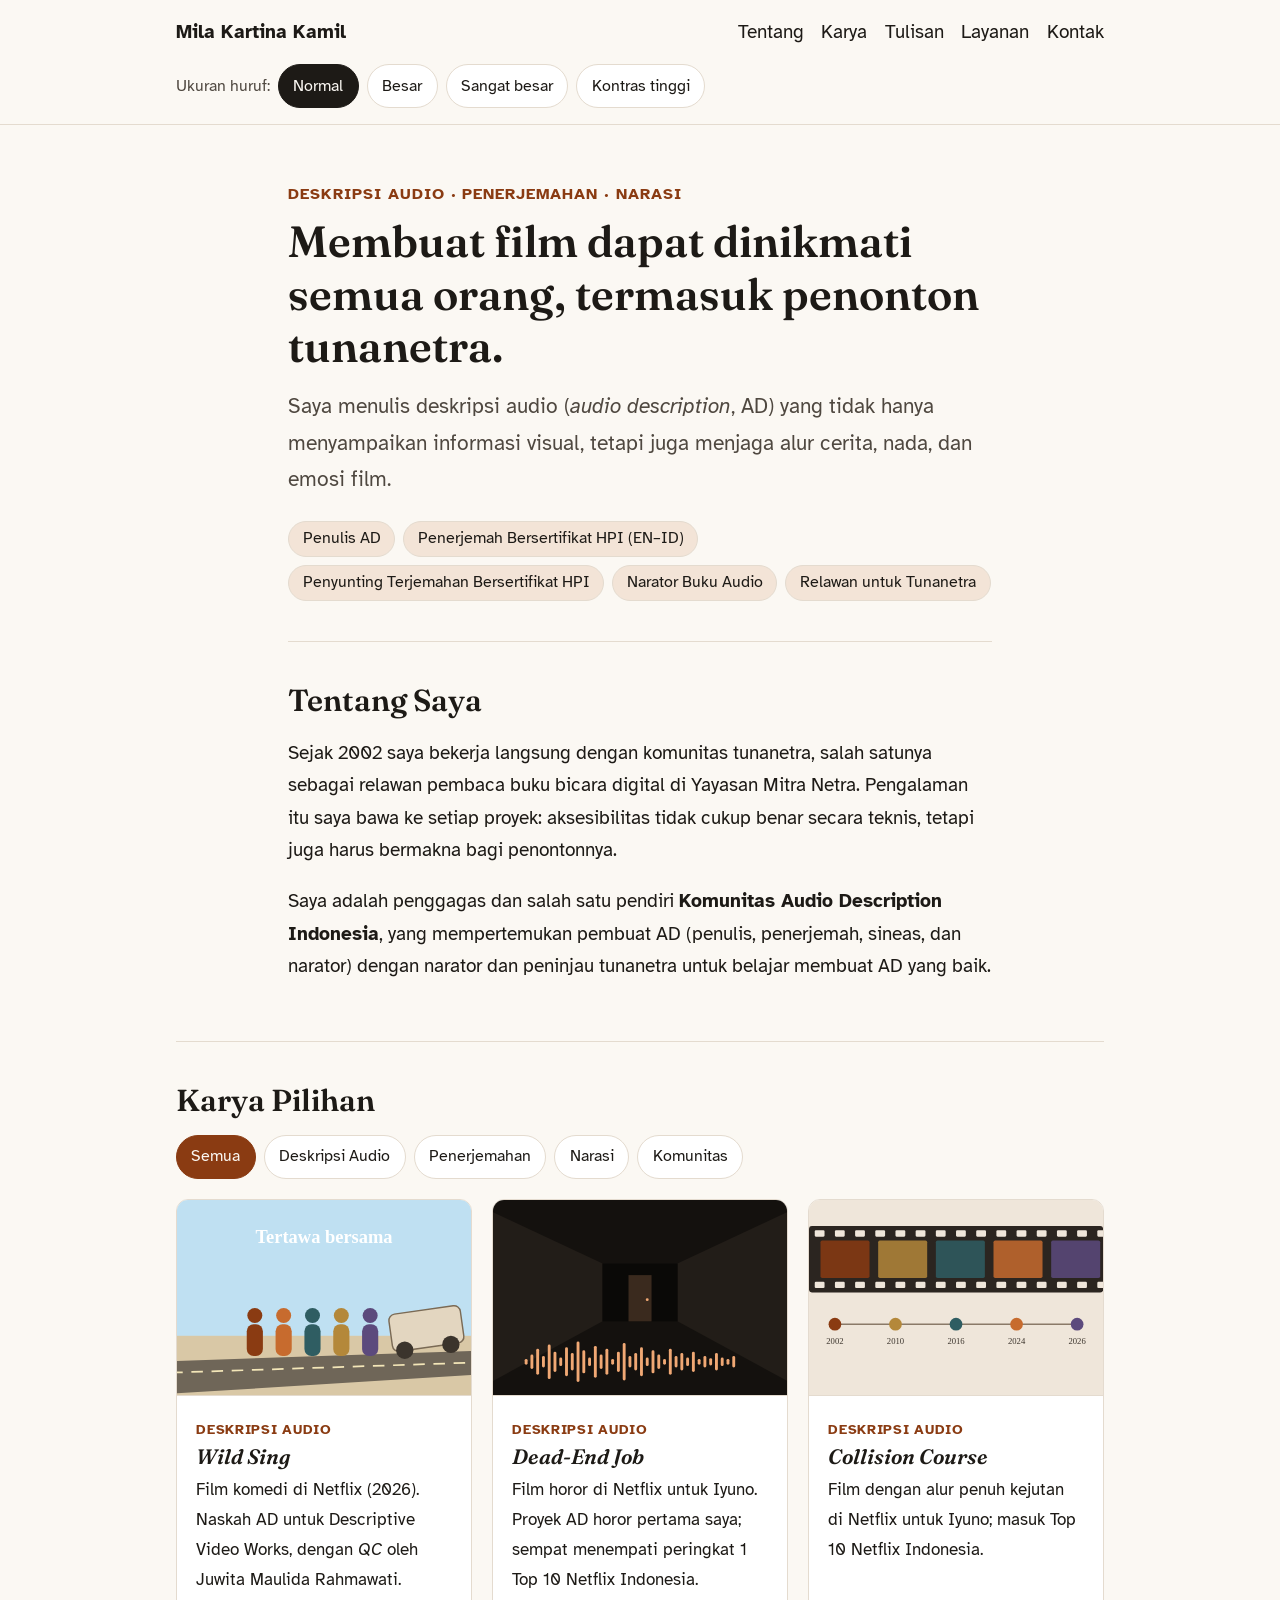
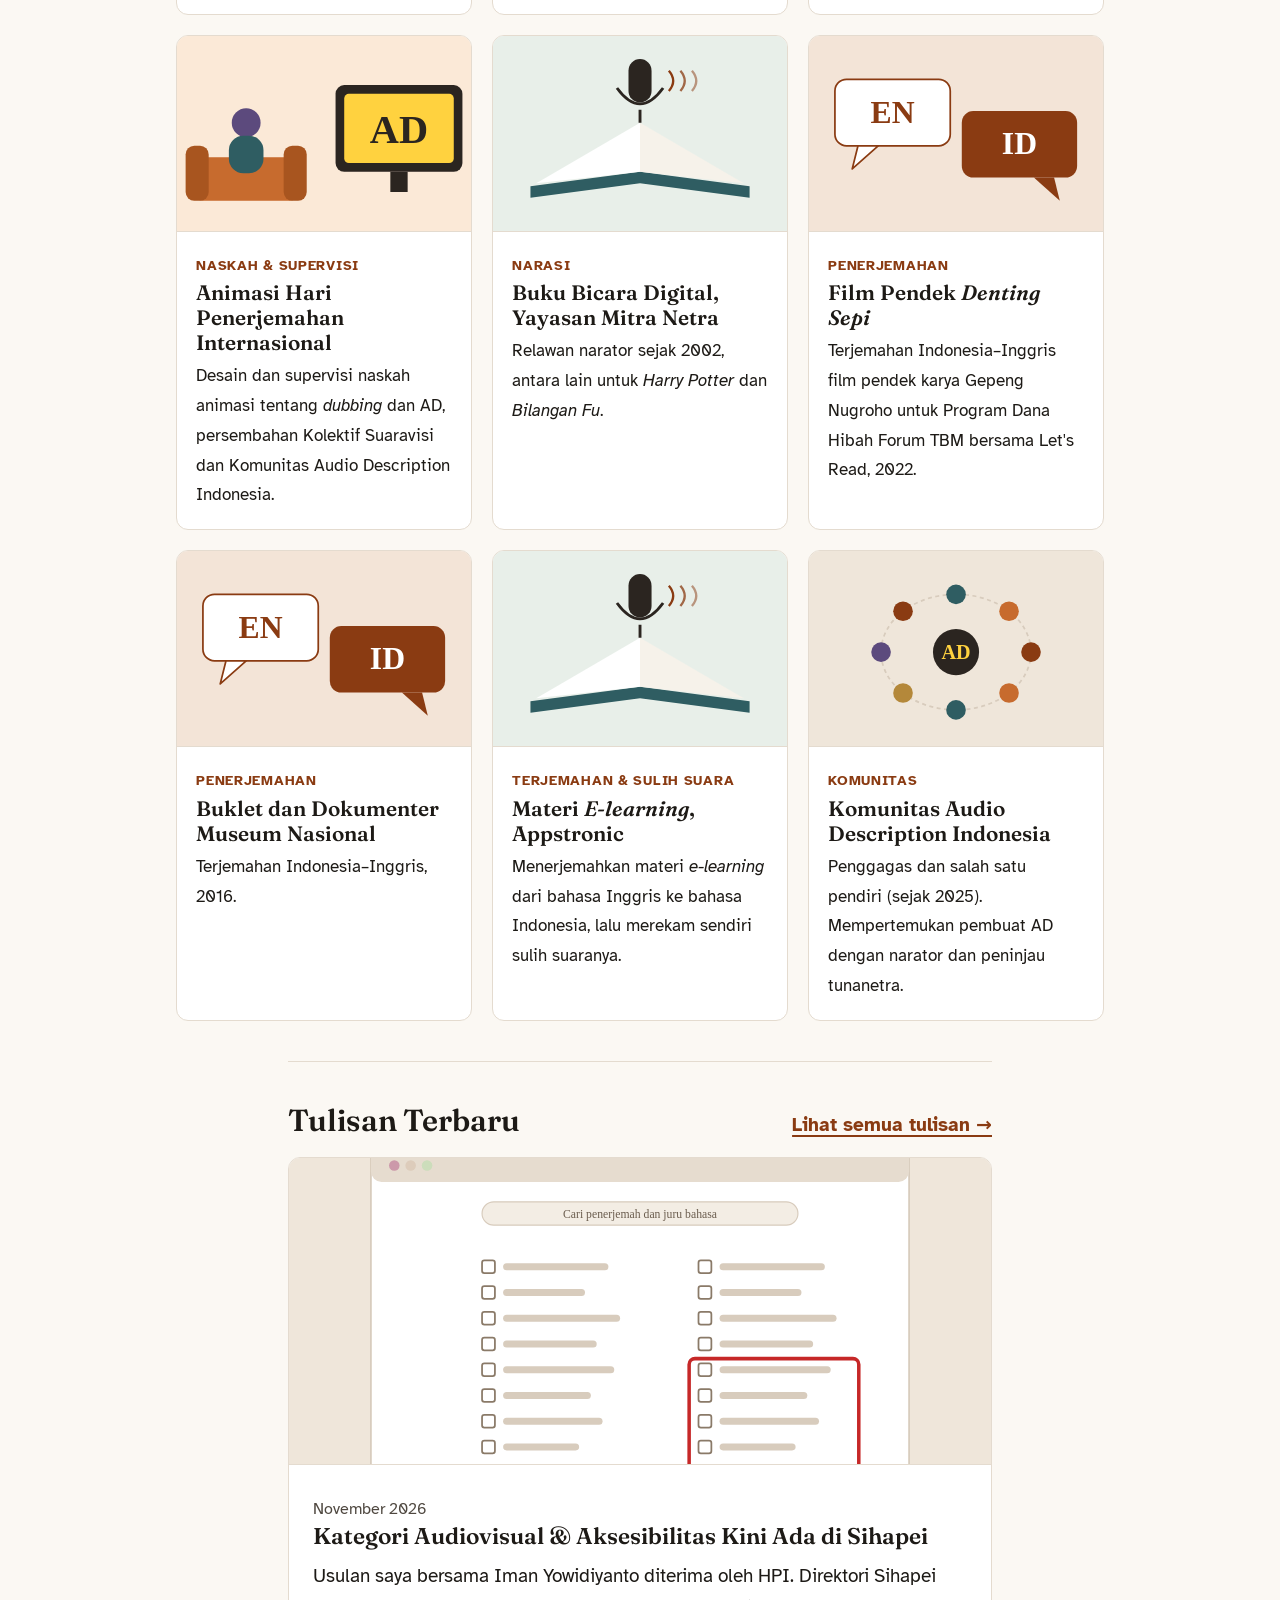
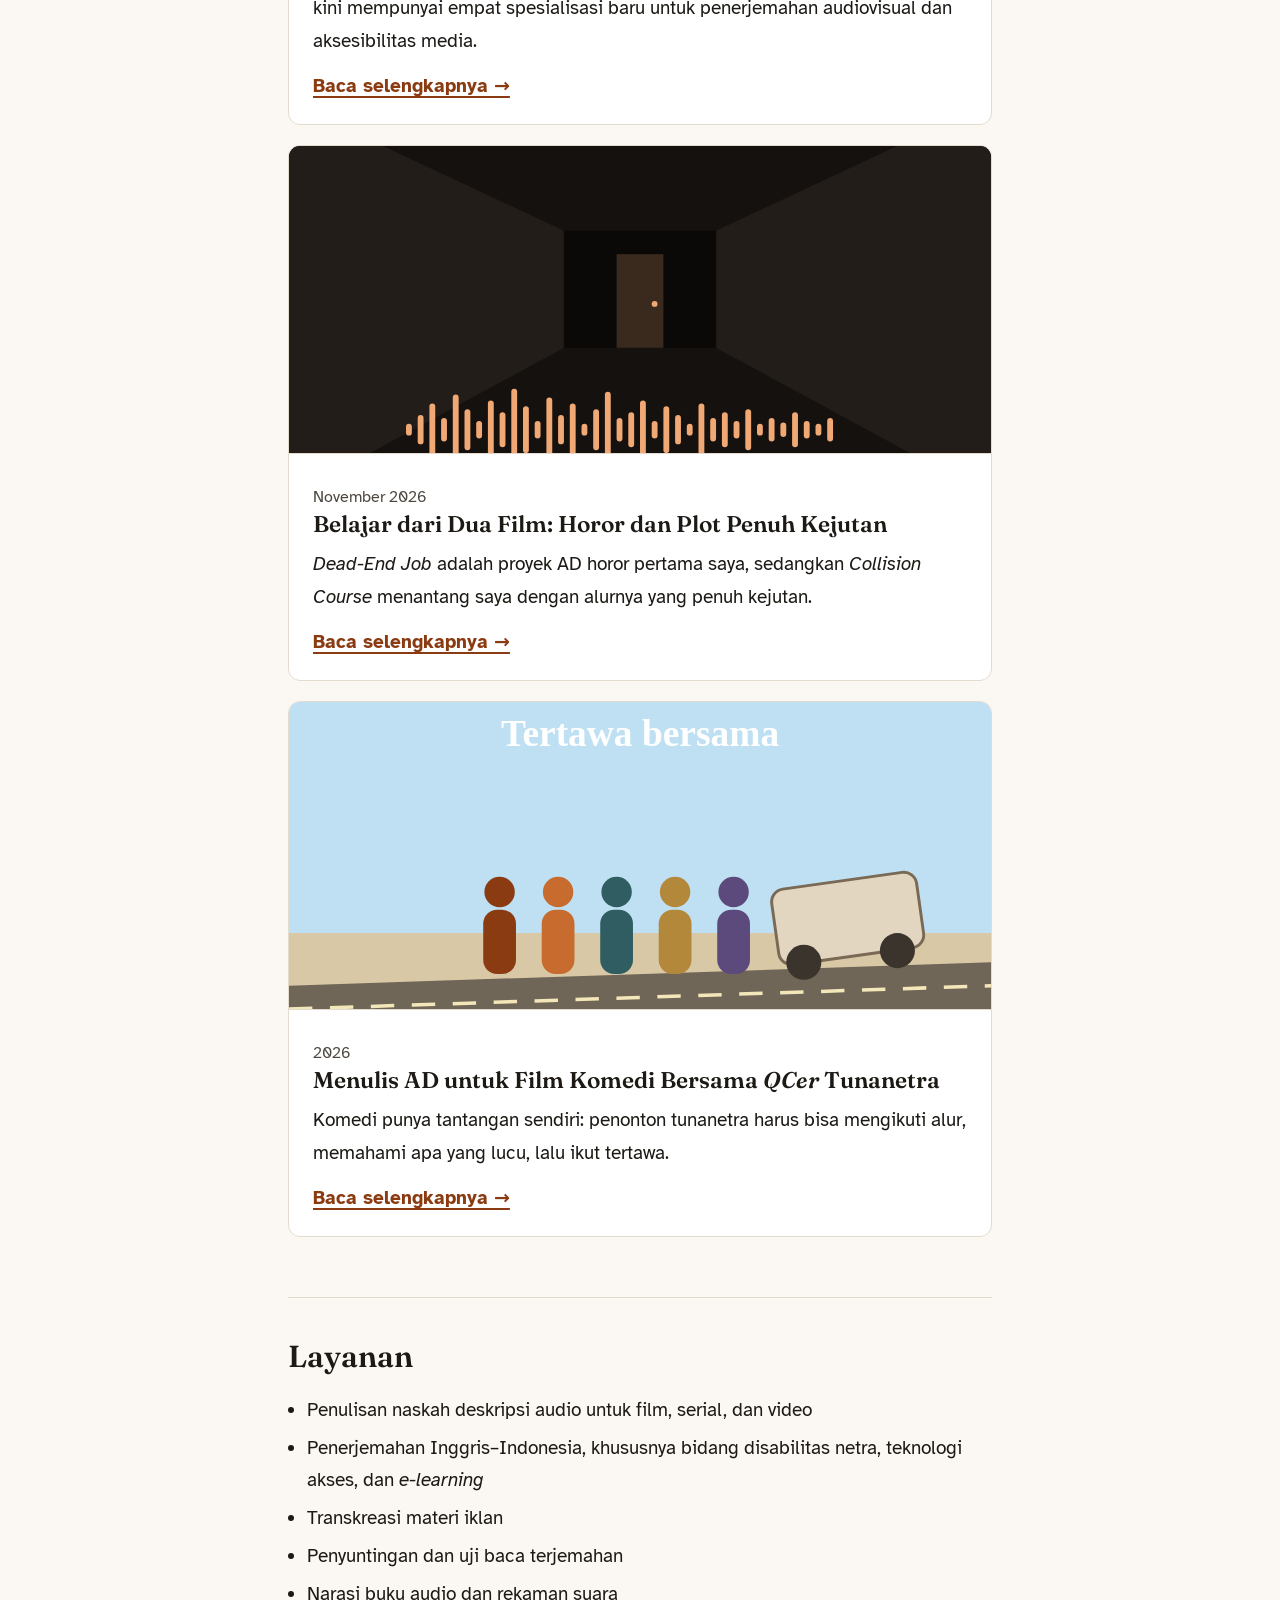
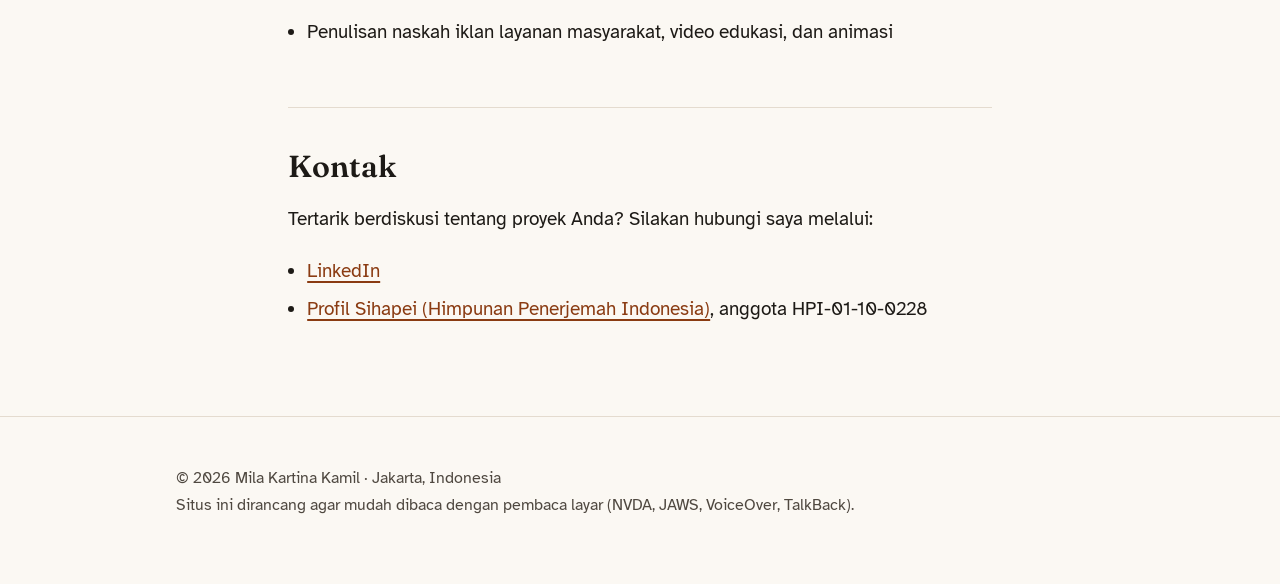
<file: index.html>
<!doctype html>
<html lang="id">
<head>
<meta charset="utf-8">
<meta name="viewport" content="width=device-width, initial-scale=1">
<meta name="robots" content="noindex, nofollow">
<title>Mila Kartina Kamil – Penulis Deskripsi Audio</title>
<meta name="description" content="Mila Kartina Kamil: penulis deskripsi audio, penerjemah, dan narator.">
<link rel="preconnect" href="https://fonts.googleapis.com">
<link rel="preconnect" href="https://fonts.gstatic.com" crossorigin>
<link href="https://fonts.googleapis.com/css2?family=Atkinson+Hyperlegible:ital,wght@0,400;0,700;1,400&family=Fraunces:opsz,wght@9..144,600&display=swap" rel="stylesheet">
<link rel="stylesheet" href="style.css">
</head>
<body>
<a class="skip" href="#isi">Langsung ke isi utama</a>

<header class="site">
  <div class="wrap wide">
    <div class="topbar">
      <a class="brand" href="./">Mila Kartina Kamil</a>
      <nav aria-label="Menu utama">
        <ul><li><a href="#tentang">Tentang</a></li><li><a href="#karya">Karya</a></li><li><a href="#tulisan">Tulisan</a></li><li><a href="#layanan">Layanan</a></li><li><a href="#kontak">Kontak</a></li></ul>
      </nav>
    </div>
    <div class="tools" role="group" aria-label="Pengaturan tampilan">
      <span id="label-ukuran">Ukuran huruf:</span>
      <button type="button" data-size="0" aria-pressed="true" aria-describedby="label-ukuran">Normal</button>
      <button type="button" data-size="1" aria-pressed="false" aria-describedby="label-ukuran">Besar</button>
      <button type="button" data-size="2" aria-pressed="false" aria-describedby="label-ukuran">Sangat besar</button>
      <button type="button" id="kontras" aria-pressed="false">Kontras tinggi</button>
    </div>
  </div>
</header>

<main id="isi" tabindex="-1">
  <div class="wrap">
    <div class="hero">
      <p class="eyebrow">Deskripsi Audio · Penerjemahan · Narasi</p>
      <h1>Membuat film dapat dinikmati semua orang, termasuk penonton tunanetra.</h1>
      <p class="lead">Saya menulis deskripsi audio (<i>audio description</i>, AD) yang tidak hanya menyampaikan informasi visual, tetapi juga menjaga alur cerita, nada, dan emosi film.</p>
      <ul class="roles" aria-label="Peran">
        <li>Penulis AD</li>
        <li>Penerjemah Bersertifikat HPI (EN–ID)</li>
        <li>Penyunting Terjemahan Bersertifikat HPI</li>
        <li>Narator Buku Audio</li>
        <li>Relawan untuk Tunanetra</li>
      </ul>
    </div>

    <section id="tentang" aria-labelledby="h-tentang">
      <h2 id="h-tentang">Tentang Saya</h2>
      <p>Sejak 2002 saya bekerja langsung dengan komunitas tunanetra, salah satunya sebagai relawan pembaca buku bicara digital di Yayasan Mitra Netra. Pengalaman itu saya bawa ke setiap proyek: aksesibilitas tidak cukup benar secara teknis, tetapi juga harus bermakna bagi penontonnya.</p>
      <p>Saya adalah penggagas dan salah satu pendiri <strong>Komunitas Audio Description Indonesia</strong>, yang mempertemukan pembuat AD (penulis, penerjemah, sineas, dan narator) dengan narator dan peninjau tunanetra untuk belajar membuat AD yang baik.</p>
    </section>
  </div>

  <div class="wrap wide">
    <section id="karya" aria-labelledby="h-karya">
      <div class="section-head"><h2 id="h-karya">Karya Pilihan</h2></div>
      <div class="filters" role="group" aria-label="Saring karya">
        <button type="button" data-filter="semua" aria-pressed="true">Semua</button>
        <button type="button" data-filter="ad" aria-pressed="false">Deskripsi Audio</button>
        <button type="button" data-filter="terjemahan" aria-pressed="false">Penerjemahan</button>
        <button type="button" data-filter="narasi" aria-pressed="false">Narasi</button>
        <button type="button" data-filter="komunitas" aria-pressed="false">Komunitas</button>
      </div>
      <p id="filter-status" class="sr-only" role="status" aria-live="polite"></p>
      <ul class="works">
        <li class="work" data-kind="ad">
          <img src="img/komedi.svg" alt="" width="1200" height="675">
          <div class="body"><span class="tag">Deskripsi Audio</span><h3><i>Wild Sing</i></h3><p>Film komedi di Netflix (2026). Naskah AD untuk Descriptive Video Works, dengan <i>QC</i> oleh Juwita Maulida Rahmawati.</p></div>
        </li>
        <li class="work" data-kind="ad">
          <img src="img/horor.svg" alt="" width="1200" height="675">
          <div class="body"><span class="tag">Deskripsi Audio</span><h3><i>Dead-End Job</i></h3><p>Film horor di Netflix untuk Iyuno. Proyek AD horor pertama saya; sempat menempati peringkat 1 Top 10 Netflix Indonesia.</p></div>
        </li>
        <li class="work" data-kind="ad">
          <img src="img/sejarah.svg" alt="" width="1200" height="675">
          <div class="body"><span class="tag">Deskripsi Audio</span><h3><i>Collision Course</i></h3><p>Film dengan alur penuh kejutan di Netflix untuk Iyuno; masuk Top 10 Netflix Indonesia.</p></div>
        </li>
        <li class="work" data-kind="ad">
          <img src="img/animasi.svg" alt="" width="1200" height="675">
          <div class="body"><span class="tag">Naskah &amp; Supervisi</span><h3>Animasi Hari Penerjemahan Internasional</h3><p>Desain dan supervisi naskah animasi tentang <i>dubbing</i> dan AD, persembahan Kolektif Suaravisi dan Komunitas Audio Description Indonesia.</p></div>
        </li>
        <li class="work" data-kind="narasi">
          <img src="img/buku-audio.svg" alt="" width="1200" height="675">
          <div class="body"><span class="tag">Narasi</span><h3>Buku Bicara Digital, Yayasan Mitra Netra</h3><p>Relawan narator sejak 2002, antara lain untuk <i>Harry Potter</i> dan <i>Bilangan Fu</i>.</p></div>
        </li>
        <li class="work" data-kind="terjemahan">
          <img src="img/terjemahan.svg" alt="" width="1200" height="675">
          <div class="body"><span class="tag">Penerjemahan</span><h3>Film Pendek <i>Denting Sepi</i></h3><p>Terjemahan Indonesia–Inggris film pendek karya Gepeng Nugroho untuk Program Dana Hibah Forum TBM bersama Let's Read, 2022.</p></div>
        </li>
        <li class="work" data-kind="terjemahan">
          <img src="img/terjemahan.svg" alt="" width="1200" height="675">
          <div class="body"><span class="tag">Penerjemahan</span><h3>Buklet dan Dokumenter Museum Nasional</h3><p>Terjemahan Indonesia–Inggris, 2016.</p></div>
        </li>
        <li class="work" data-kind="narasi">
          <img src="img/buku-audio.svg" alt="" width="1200" height="675">
          <div class="body"><span class="tag">Terjemahan &amp; Sulih Suara</span><h3>Materi <i>E-learning</i>, Appstronic</h3><p>Menerjemahkan materi <i>e-learning</i> dari bahasa Inggris ke bahasa Indonesia, lalu merekam sendiri sulih suaranya.</p></div>
        </li>
        <li class="work" data-kind="komunitas">
          <img src="img/komunitas.svg" alt="" width="1200" height="675">
          <div class="body"><span class="tag">Komunitas</span><h3>Komunitas Audio Description Indonesia</h3><p>Penggagas dan salah satu pendiri (sejak 2025). Mempertemukan pembuat AD dengan narator dan peninjau tunanetra.</p></div>
        </li>
      </ul>
    </section>
  </div>

  <div class="wrap">
    <section id="tulisan" aria-labelledby="h-tulisan">
      <div class="section-head">
        <h2 id="h-tulisan">Tulisan Terbaru</h2>
        <a class="all-link" href="tulisan/index.html">Lihat semua tulisan →</a>
      </div>
      <article class="post" aria-labelledby="t-kategori-avt-sihapei">
        <img class="thumb" src="img/sihapei.svg" alt="" width="1200" height="675">
        <div class="body">
          <p class="meta">November 2026</p>
          <h3 id="t-kategori-avt-sihapei"><a href="tulisan/kategori-avt-sihapei.html">Kategori Audiovisual &amp; Aksesibilitas Kini Ada di Sihapei</a></h3>
          <p>Usulan saya bersama Iman Yowidiyanto diterima oleh HPI. Direktori Sihapei kini mempunyai empat spesialisasi baru untuk penerjemahan audiovisual dan aksesibilitas media.</p>
          <a class="more" href="tulisan/kategori-avt-sihapei.html">Baca selengkapnya<span class="sr-only">: Kategori Audiovisual & Aksesibilitas Kini Ada di Sihapei</span> →</a>
        </div>
      </article>
      <article class="post" aria-labelledby="t-ad-horor-dan-plot-kejutan">
        <img class="thumb" src="img/horor.svg" alt="" width="1200" height="675">
        <div class="body">
          <p class="meta">November 2026</p>
          <h3 id="t-ad-horor-dan-plot-kejutan"><a href="tulisan/ad-horor-dan-plot-kejutan.html">Belajar dari Dua Film: Horor dan Plot Penuh Kejutan</a></h3>
          <p><i>Dead-End Job</i> adalah proyek AD horor pertama saya, sedangkan <i>Collision Course</i> menantang saya dengan alurnya yang penuh kejutan.</p>
          <a class="more" href="tulisan/ad-horor-dan-plot-kejutan.html">Baca selengkapnya<span class="sr-only">: Belajar dari Dua Film: Horor dan Plot Penuh Kejutan</span> →</a>
        </div>
      </article>
      <article class="post" aria-labelledby="t-ad-komedi-wild-sing">
        <img class="thumb" src="img/komedi.svg" alt="" width="1200" height="675">
        <div class="body">
          <p class="meta">2026</p>
          <h3 id="t-ad-komedi-wild-sing"><a href="tulisan/ad-komedi-wild-sing.html">Menulis AD untuk Film Komedi Bersama <i>QCer</i> Tunanetra</a></h3>
          <p>Komedi punya tantangan sendiri: penonton tunanetra harus bisa mengikuti alur, memahami apa yang lucu, lalu ikut tertawa.</p>
          <a class="more" href="tulisan/ad-komedi-wild-sing.html">Baca selengkapnya<span class="sr-only">: Menulis AD untuk Film Komedi Bersama QCer Tunanetra</span> →</a>
        </div>
      </article>
    </section>

    <section id="layanan" aria-labelledby="h-layanan">
      <h2 id="h-layanan">Layanan</h2>
      <ul class="list">
        <li>Penulisan naskah deskripsi audio untuk film, serial, dan video</li>
        <li>Penerjemahan Inggris–Indonesia, khususnya bidang disabilitas netra, teknologi akses, dan <i>e-learning</i></li>
        <li>Transkreasi materi iklan</li>
        <li>Penyuntingan dan uji baca terjemahan</li>
        <li>Narasi buku audio dan rekaman suara</li>
        <li>Penulisan naskah iklan layanan masyarakat, video edukasi, dan animasi</li>
      </ul>
    </section>

    <section id="kontak" aria-labelledby="h-kontak">
      <h2 id="h-kontak">Kontak</h2>
      <p>Tertarik berdiskusi tentang proyek Anda? Silakan hubungi saya melalui:</p>
      <ul class="list">
        <li><a href="https://www.linkedin.com/in/milakartinakamil/">LinkedIn</a></li>
        <li><a href="https://sihapei.hpi.or.id/anggota/HPI-01-10-0228">Profil Sihapei (Himpunan Penerjemah Indonesia)</a>, anggota HPI-01-10-0228</li>
      </ul>
    </section>
  </div>
</main>

<footer>
  <div class="wrap wide">
    <p>© 2026 Mila Kartina Kamil · Jakarta, Indonesia<br>
    Situs ini dirancang agar mudah dibaca dengan pembaca layar (NVDA, JAWS, VoiceOver, TalkBack).</p>
  </div>
</footer>
<script src="script.js"></script>
</body>
</html>
</file>
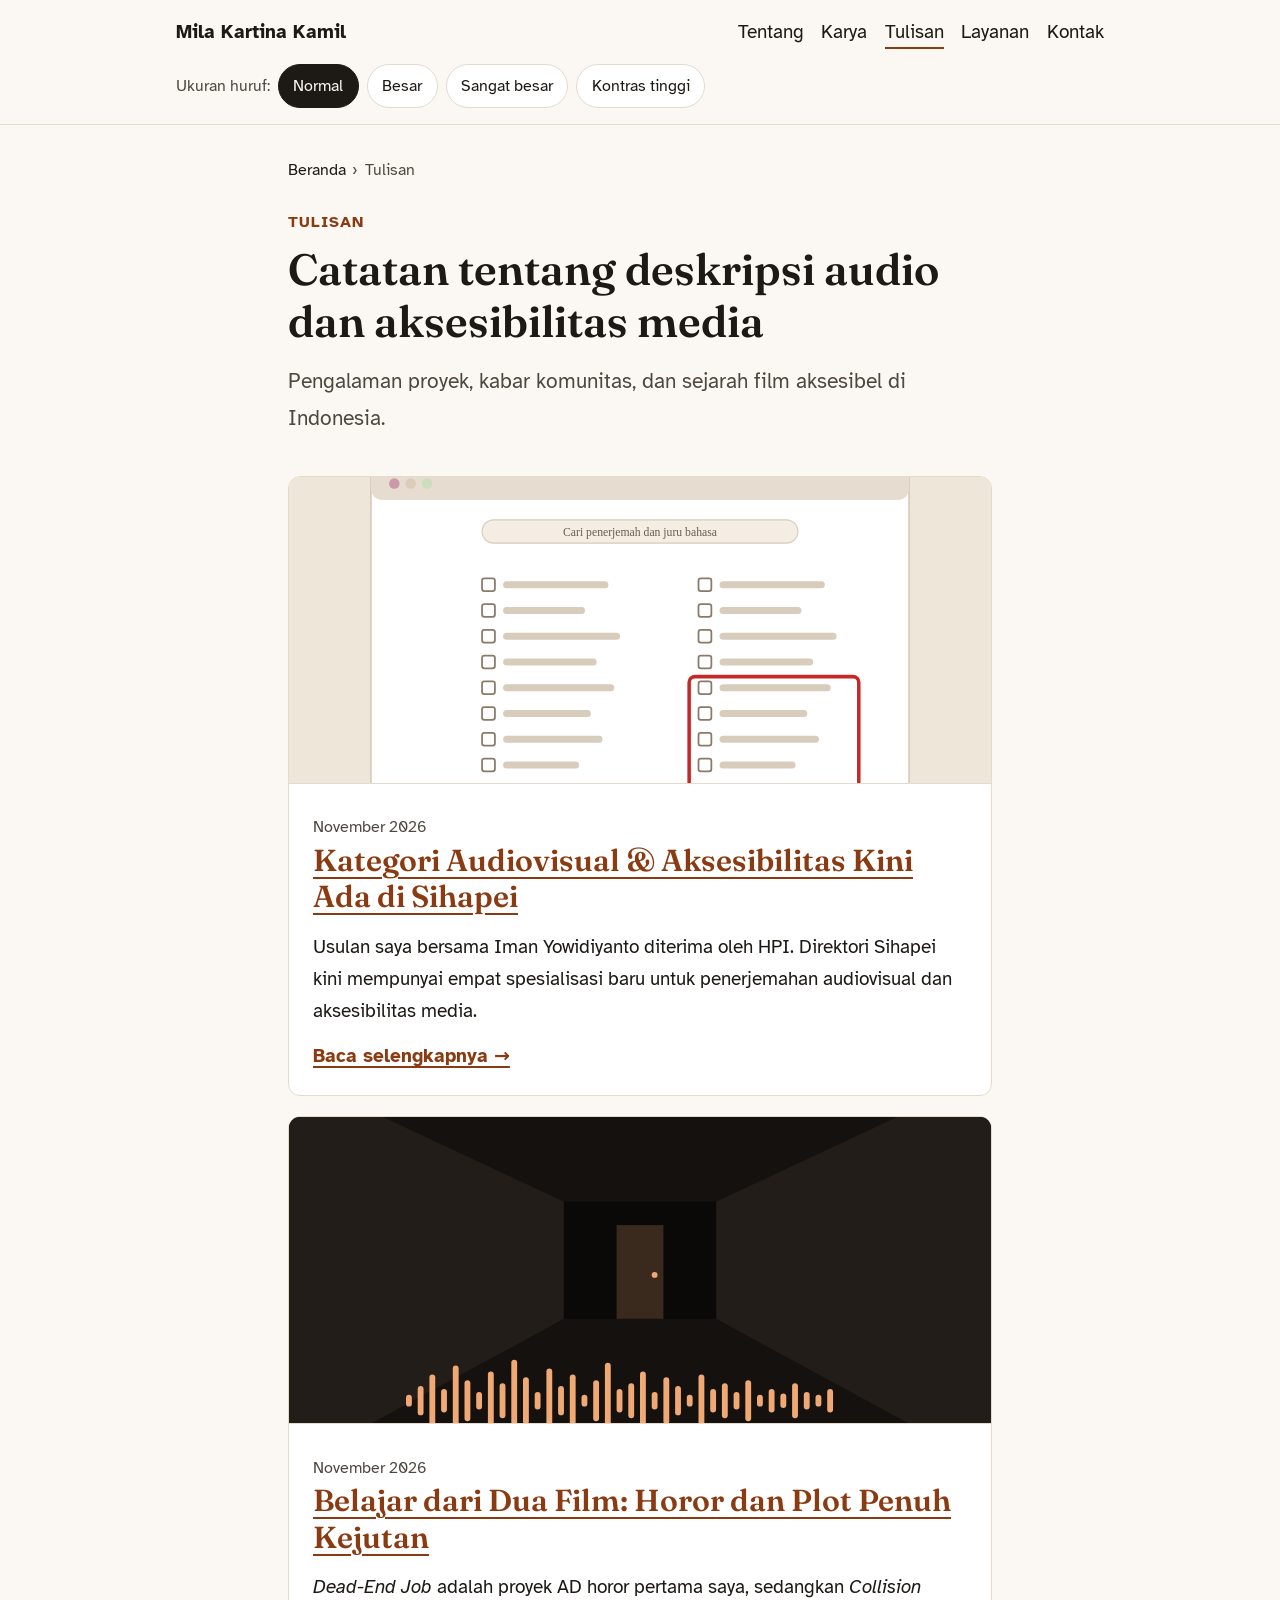
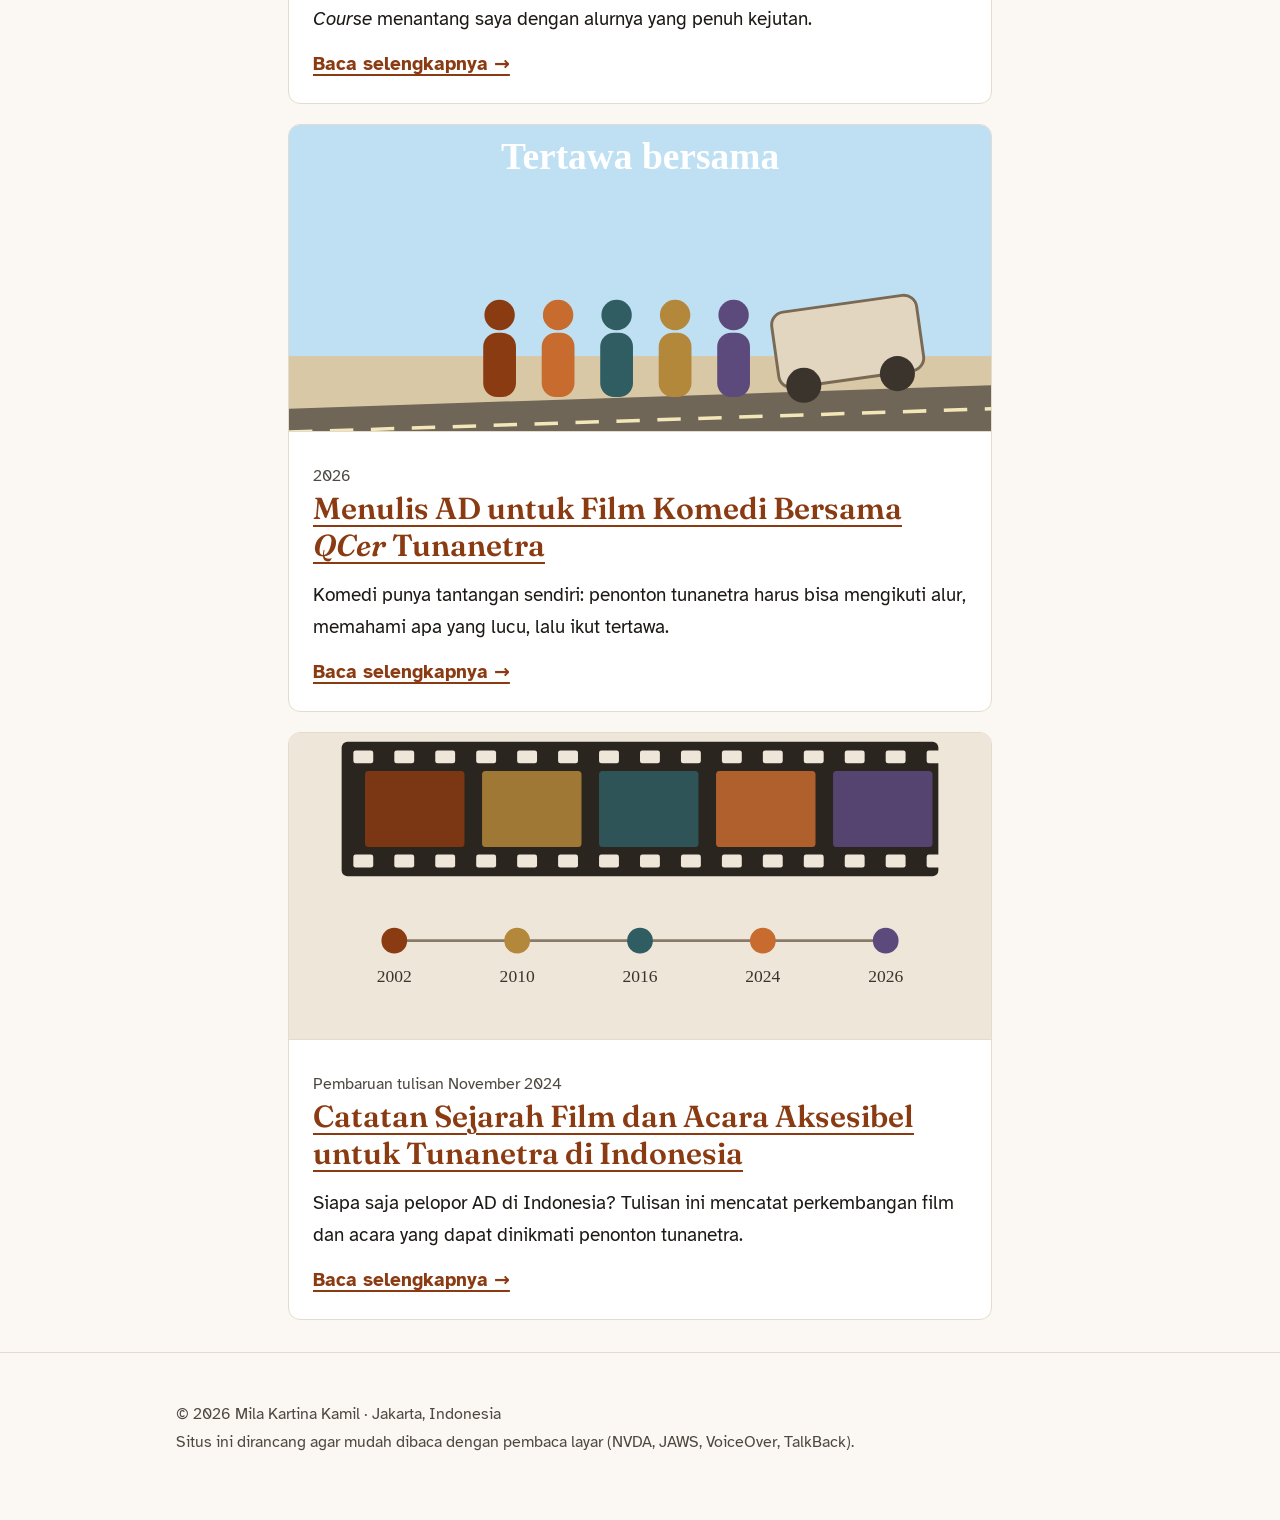
<file: tulisan/index.html>
<!doctype html>
<html lang="id">
<head>
<meta charset="utf-8">
<meta name="viewport" content="width=device-width, initial-scale=1">
<meta name="robots" content="noindex, nofollow">
<title>Tulisan – Mila Kartina Kamil</title>
<meta name="description" content="Semua tulisan Mila Kartina Kamil tentang deskripsi audio.">
<link rel="preconnect" href="https://fonts.googleapis.com">
<link rel="preconnect" href="https://fonts.gstatic.com" crossorigin>
<link href="https://fonts.googleapis.com/css2?family=Atkinson+Hyperlegible:ital,wght@0,400;0,700;1,400&family=Fraunces:opsz,wght@9..144,600&display=swap" rel="stylesheet">
<link rel="stylesheet" href="../style.css">
</head>
<body>
<a class="skip" href="#isi">Langsung ke isi utama</a>

<header class="site">
  <div class="wrap wide">
    <div class="topbar">
      <a class="brand" href="../">Mila Kartina Kamil</a>
      <nav aria-label="Menu utama">
        <ul><li><a href="../#tentang">Tentang</a></li><li><a href="../#karya">Karya</a></li><li><a href="../#tulisan" aria-current="page">Tulisan</a></li><li><a href="../#layanan">Layanan</a></li><li><a href="../#kontak">Kontak</a></li></ul>
      </nav>
    </div>
    <div class="tools" role="group" aria-label="Pengaturan tampilan">
      <span id="label-ukuran">Ukuran huruf:</span>
      <button type="button" data-size="0" aria-pressed="true" aria-describedby="label-ukuran">Normal</button>
      <button type="button" data-size="1" aria-pressed="false" aria-describedby="label-ukuran">Besar</button>
      <button type="button" data-size="2" aria-pressed="false" aria-describedby="label-ukuran">Sangat besar</button>
      <button type="button" id="kontras" aria-pressed="false">Kontras tinggi</button>
    </div>
  </div>
</header>

<main id="isi" tabindex="-1">
  <div class="wrap">
    <nav class="crumbs" aria-label="Lokasi Anda">
      <ol><li><a href="../index.html">Beranda</a></li><li aria-current="page">Tulisan</li></ol>
    </nav>
    <div class="hero" style="padding-top:1.5rem">
      <p class="eyebrow">Tulisan</p>
      <h1>Catatan tentang deskripsi audio dan aksesibilitas media</h1>
      <p class="lead">Pengalaman proyek, kabar komunitas, dan sejarah film aksesibel di Indonesia.</p>
    </div>
      <article class="post" aria-labelledby="t-kategori-avt-sihapei">
        <img class="thumb" src="../img/sihapei.svg" alt="" width="1200" height="675">
        <div class="body">
          <p class="meta">November 2026</p>
          <h2 id="t-kategori-avt-sihapei"><a href="kategori-avt-sihapei.html">Kategori Audiovisual &amp; Aksesibilitas Kini Ada di Sihapei</a></h2>
          <p>Usulan saya bersama Iman Yowidiyanto diterima oleh HPI. Direktori Sihapei kini mempunyai empat spesialisasi baru untuk penerjemahan audiovisual dan aksesibilitas media.</p>
          <a class="more" href="kategori-avt-sihapei.html">Baca selengkapnya<span class="sr-only">: Kategori Audiovisual & Aksesibilitas Kini Ada di Sihapei</span> →</a>
        </div>
      </article>
      <article class="post" aria-labelledby="t-ad-horor-dan-plot-kejutan">
        <img class="thumb" src="../img/horor.svg" alt="" width="1200" height="675">
        <div class="body">
          <p class="meta">November 2026</p>
          <h2 id="t-ad-horor-dan-plot-kejutan"><a href="ad-horor-dan-plot-kejutan.html">Belajar dari Dua Film: Horor dan Plot Penuh Kejutan</a></h2>
          <p><i>Dead-End Job</i> adalah proyek AD horor pertama saya, sedangkan <i>Collision Course</i> menantang saya dengan alurnya yang penuh kejutan.</p>
          <a class="more" href="ad-horor-dan-plot-kejutan.html">Baca selengkapnya<span class="sr-only">: Belajar dari Dua Film: Horor dan Plot Penuh Kejutan</span> →</a>
        </div>
      </article>
      <article class="post" aria-labelledby="t-ad-komedi-wild-sing">
        <img class="thumb" src="../img/komedi.svg" alt="" width="1200" height="675">
        <div class="body">
          <p class="meta">2026</p>
          <h2 id="t-ad-komedi-wild-sing"><a href="ad-komedi-wild-sing.html">Menulis AD untuk Film Komedi Bersama <i>QCer</i> Tunanetra</a></h2>
          <p>Komedi punya tantangan sendiri: penonton tunanetra harus bisa mengikuti alur, memahami apa yang lucu, lalu ikut tertawa.</p>
          <a class="more" href="ad-komedi-wild-sing.html">Baca selengkapnya<span class="sr-only">: Menulis AD untuk Film Komedi Bersama QCer Tunanetra</span> →</a>
        </div>
      </article>
      <article class="post" aria-labelledby="t-sejarah-film-aksesibel">
        <img class="thumb" src="../img/sejarah.svg" alt="" width="1200" height="675">
        <div class="body">
          <p class="meta">Pembaruan tulisan November 2024</p>
          <h2 id="t-sejarah-film-aksesibel"><a href="sejarah-film-aksesibel.html">Catatan Sejarah Film dan Acara Aksesibel untuk Tunanetra di Indonesia</a></h2>
          <p>Siapa saja pelopor AD di Indonesia? Tulisan ini mencatat perkembangan film dan acara yang dapat dinikmati penonton tunanetra.</p>
          <a class="more" href="sejarah-film-aksesibel.html">Baca selengkapnya<span class="sr-only">: Catatan Sejarah Film dan Acara Aksesibel untuk Tunanetra di Indonesia</span> →</a>
        </div>
      </article>
  </div>
</main>

<footer>
  <div class="wrap wide">
    <p>© 2026 Mila Kartina Kamil · Jakarta, Indonesia<br>
    Situs ini dirancang agar mudah dibaca dengan pembaca layar (NVDA, JAWS, VoiceOver, TalkBack).</p>
  </div>
</footer>
<script src="../script.js"></script>
</body>
</html>
</file>
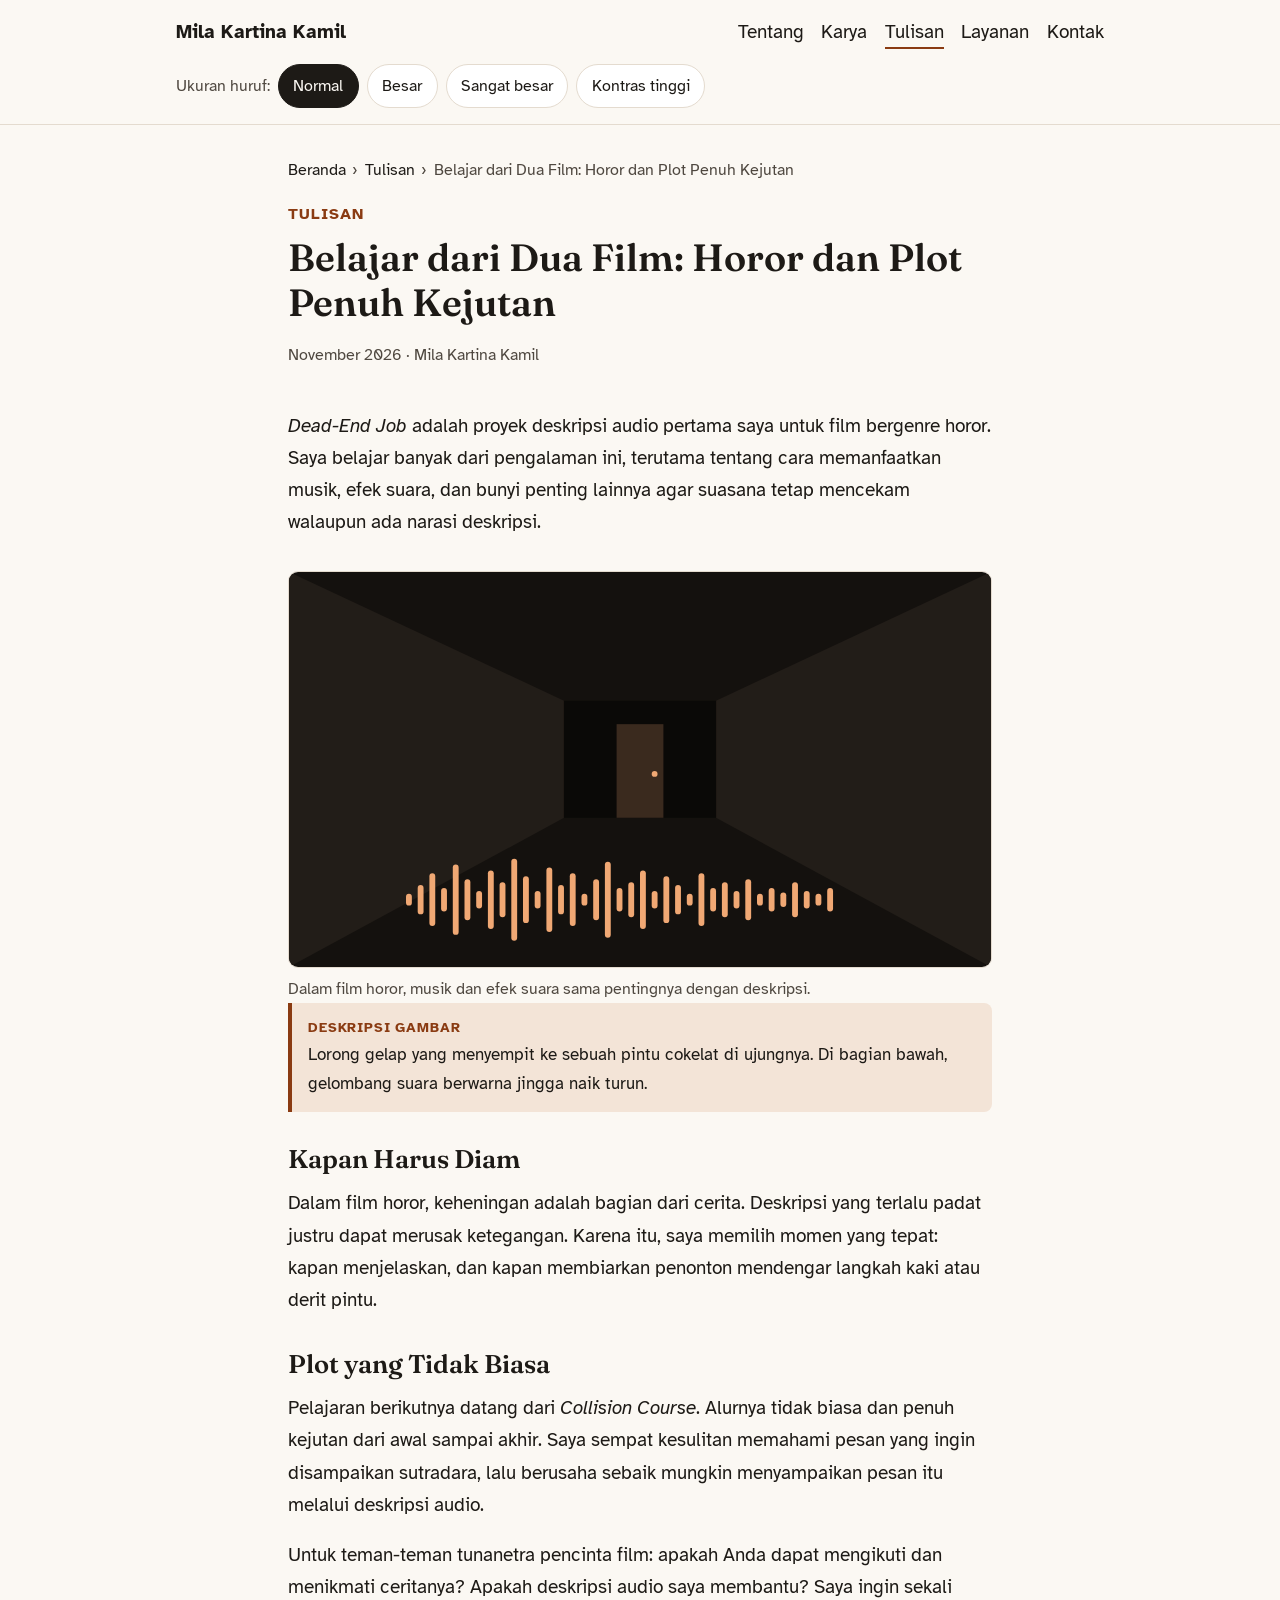
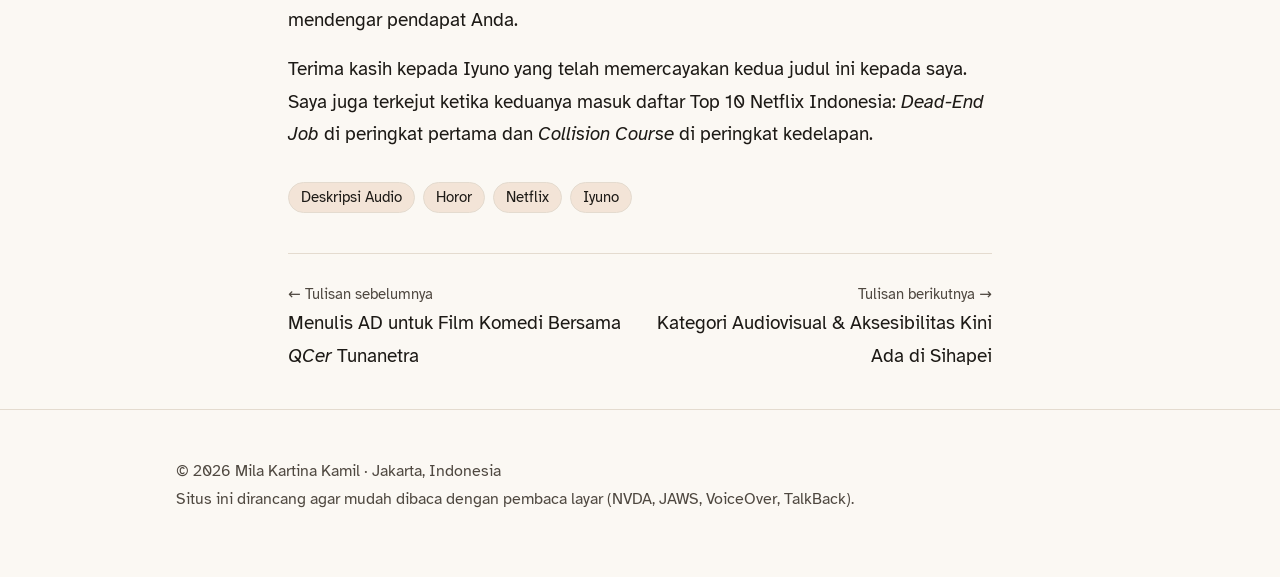
<file: tulisan/ad-horor-dan-plot-kejutan.html>
<!doctype html>
<html lang="id">
<head>
<meta charset="utf-8">
<meta name="viewport" content="width=device-width, initial-scale=1">
<meta name="robots" content="noindex, nofollow">
<title>Belajar dari Dua Film: Horor dan Plot Penuh Kejutan – Mila Kartina Kamil</title>
<meta name="description" content="Dead-End Job adalah proyek AD horor pertama saya, sedangkan Collision Course menantang saya dengan alurnya yang penuh kejutan.">
<link rel="preconnect" href="https://fonts.googleapis.com">
<link rel="preconnect" href="https://fonts.gstatic.com" crossorigin>
<link href="https://fonts.googleapis.com/css2?family=Atkinson+Hyperlegible:ital,wght@0,400;0,700;1,400&family=Fraunces:opsz,wght@9..144,600&display=swap" rel="stylesheet">
<link rel="stylesheet" href="../style.css">
</head>
<body>
<a class="skip" href="#isi">Langsung ke isi utama</a>

<header class="site">
  <div class="wrap wide">
    <div class="topbar">
      <a class="brand" href="../">Mila Kartina Kamil</a>
      <nav aria-label="Menu utama">
        <ul><li><a href="../#tentang">Tentang</a></li><li><a href="../#karya">Karya</a></li><li><a href="../#tulisan" aria-current="page">Tulisan</a></li><li><a href="../#layanan">Layanan</a></li><li><a href="../#kontak">Kontak</a></li></ul>
      </nav>
    </div>
    <div class="tools" role="group" aria-label="Pengaturan tampilan">
      <span id="label-ukuran">Ukuran huruf:</span>
      <button type="button" data-size="0" aria-pressed="true" aria-describedby="label-ukuran">Normal</button>
      <button type="button" data-size="1" aria-pressed="false" aria-describedby="label-ukuran">Besar</button>
      <button type="button" data-size="2" aria-pressed="false" aria-describedby="label-ukuran">Sangat besar</button>
      <button type="button" id="kontras" aria-pressed="false">Kontras tinggi</button>
    </div>
  </div>
</header>

<main id="isi" tabindex="-1">
  <div class="wrap">
    <nav class="crumbs" aria-label="Lokasi Anda">
      <ol><li><a href="../index.html">Beranda</a></li><li><a href="index.html">Tulisan</a></li><li aria-current="page">Belajar dari Dua Film: Horor dan Plot Penuh Kejutan</li></ol>
    </nav>
    <article class="full">
      <header>
        <p class="eyebrow">Tulisan</p>
        <h1>Belajar dari Dua Film: Horor dan Plot Penuh Kejutan</h1>
        <p class="meta">November 2026 · Mila Kartina Kamil</p>
      </header>
      <div class="content">

<p><i>Dead-End Job</i> adalah proyek deskripsi audio pertama saya untuk film bergenre horor. Saya belajar banyak dari pengalaman ini, terutama tentang cara memanfaatkan musik, efek suara, dan bunyi penting lainnya agar suasana tetap mencekam walaupun ada narasi deskripsi.</p>
<figure>
  <img src="../img/horor.svg" alt="Ilustrasi lorong gelap dengan gelombang suara." width="1200" height="675">
  <figcaption>Dalam film horor, musik dan efek suara sama pentingnya dengan deskripsi.</figcaption>
  <p class="desc"><b>Deskripsi gambar</b>Lorong gelap yang menyempit ke sebuah pintu cokelat di ujungnya. Di bagian bawah, gelombang suara berwarna jingga naik turun.</p>
</figure>
<h2>Kapan Harus Diam</h2>
<p>Dalam film horor, keheningan adalah bagian dari cerita. Deskripsi yang terlalu padat justru dapat merusak ketegangan. Karena itu, saya memilih momen yang tepat: kapan menjelaskan, dan kapan membiarkan penonton mendengar langkah kaki atau derit pintu.</p>
<h2>Plot yang Tidak Biasa</h2>
<p>Pelajaran berikutnya datang dari <i>Collision Course</i>. Alurnya tidak biasa dan penuh kejutan dari awal sampai akhir. Saya sempat kesulitan memahami pesan yang ingin disampaikan sutradara, lalu berusaha sebaik mungkin menyampaikan pesan itu melalui deskripsi audio.</p>
<p>Untuk teman-teman tunanetra pencinta film: apakah Anda dapat mengikuti dan menikmati ceritanya? Apakah deskripsi audio saya membantu? Saya ingin sekali mendengar pendapat Anda.</p>
<p>Terima kasih kepada Iyuno yang telah memercayakan kedua judul ini kepada saya. Saya juga terkejut ketika keduanya masuk daftar Top 10 Netflix Indonesia: <i>Dead-End Job</i> di peringkat pertama dan <i>Collision Course</i> di peringkat kedelapan.</p>

      </div>
      <ul class="tags" aria-label="Topik"><li>Deskripsi Audio</li><li>Horor</li><li>Netflix</li><li>Iyuno</li></ul>
      <nav class="postnav" aria-label="Tulisan lain"><a href="ad-komedi-wild-sing.html"><span>← Tulisan sebelumnya</span>Menulis AD untuk Film Komedi Bersama <i>QCer</i> Tunanetra</a><a class="next" href="kategori-avt-sihapei.html"><span>Tulisan berikutnya →</span>Kategori Audiovisual &amp; Aksesibilitas Kini Ada di Sihapei</a></nav>
    </article>
  </div>
</main>

<footer>
  <div class="wrap wide">
    <p>© 2026 Mila Kartina Kamil · Jakarta, Indonesia<br>
    Situs ini dirancang agar mudah dibaca dengan pembaca layar (NVDA, JAWS, VoiceOver, TalkBack).</p>
  </div>
</footer>
<script src="../script.js"></script>
</body>
</html>
</file>
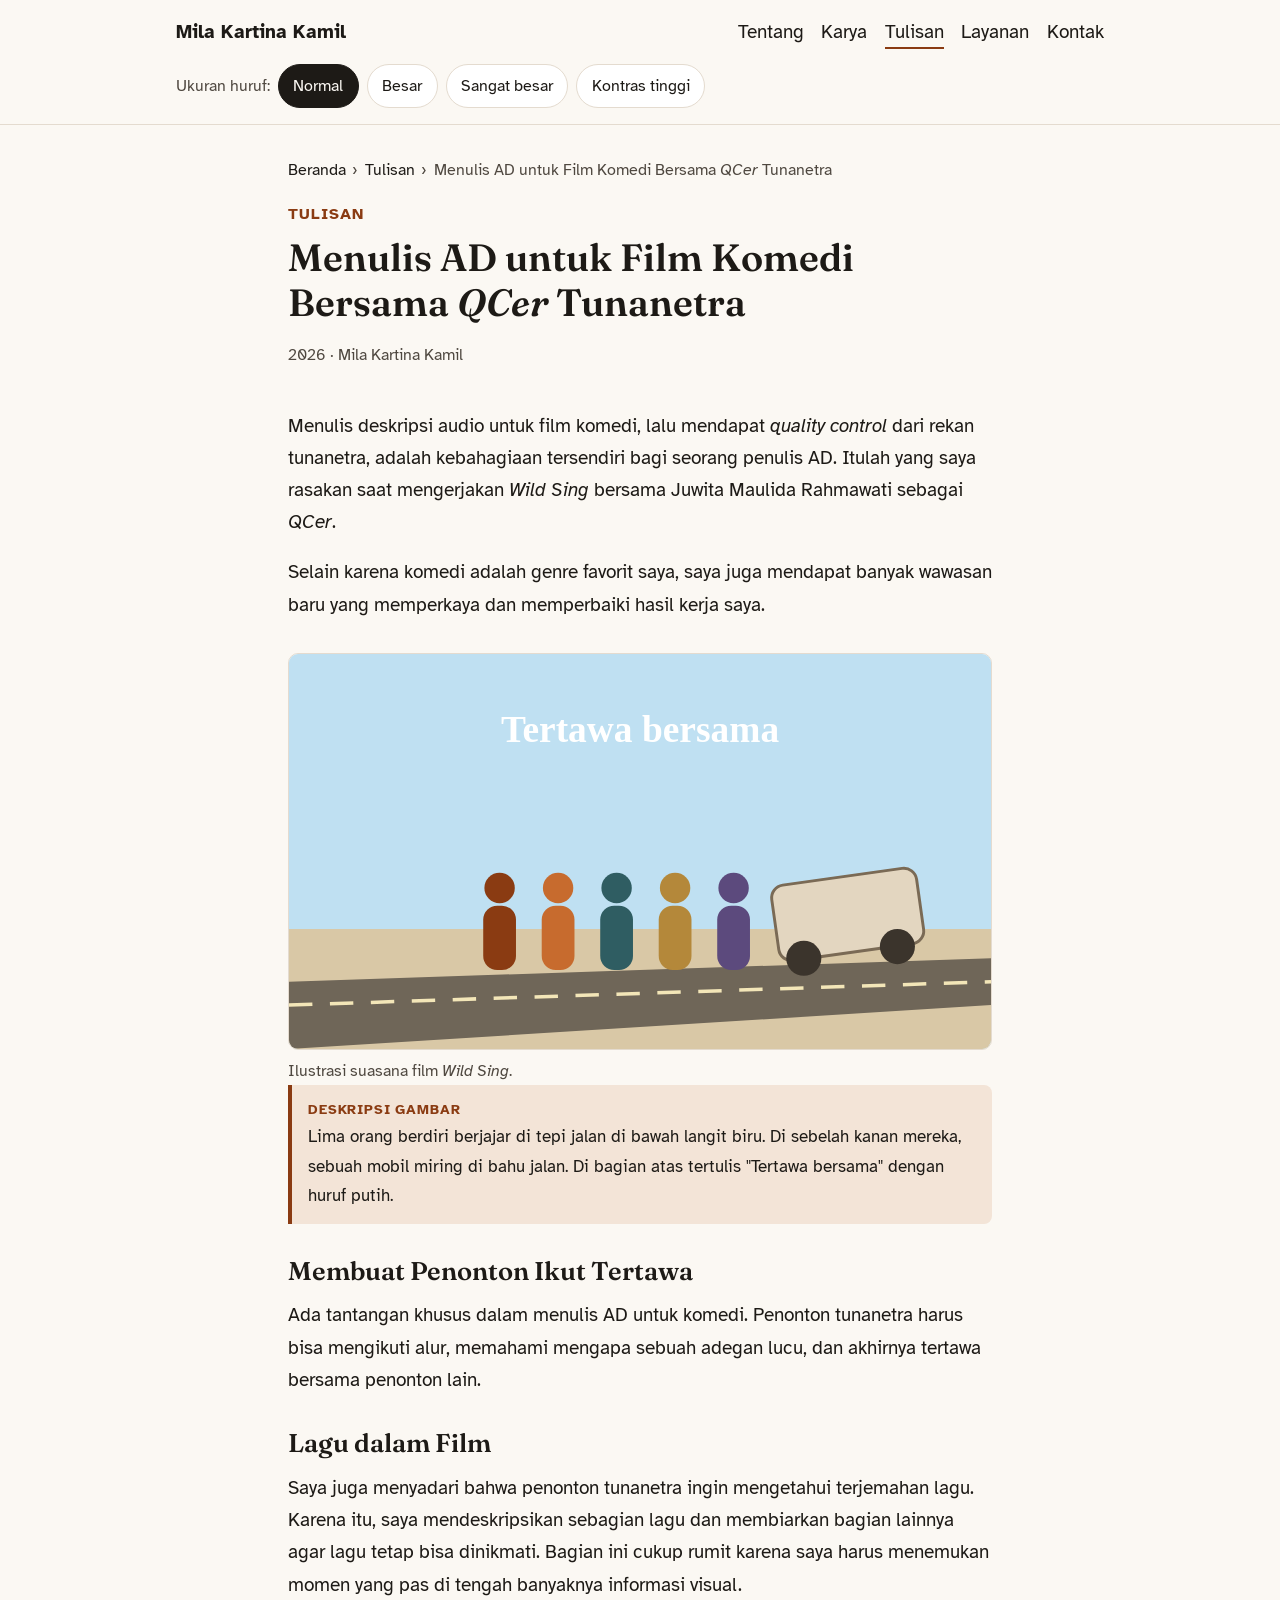
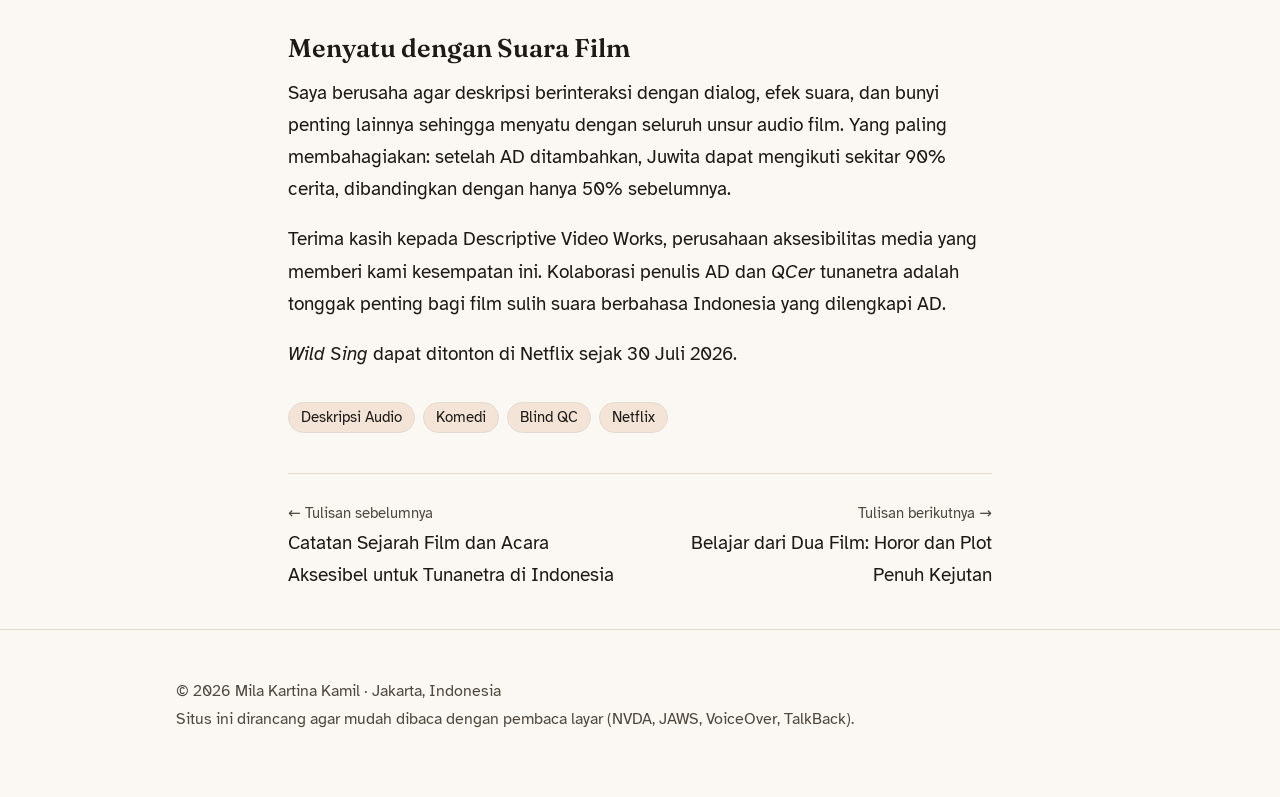
<file: tulisan/ad-komedi-wild-sing.html>
<!doctype html>
<html lang="id">
<head>
<meta charset="utf-8">
<meta name="viewport" content="width=device-width, initial-scale=1">
<meta name="robots" content="noindex, nofollow">
<title>Menulis AD untuk Film Komedi Bersama QCer Tunanetra – Mila Kartina Kamil</title>
<meta name="description" content="Komedi punya tantangan sendiri: penonton tunanetra harus bisa mengikuti alur, memahami apa yang lucu, lalu ikut tertawa.">
<link rel="preconnect" href="https://fonts.googleapis.com">
<link rel="preconnect" href="https://fonts.gstatic.com" crossorigin>
<link href="https://fonts.googleapis.com/css2?family=Atkinson+Hyperlegible:ital,wght@0,400;0,700;1,400&family=Fraunces:opsz,wght@9..144,600&display=swap" rel="stylesheet">
<link rel="stylesheet" href="../style.css">
</head>
<body>
<a class="skip" href="#isi">Langsung ke isi utama</a>

<header class="site">
  <div class="wrap wide">
    <div class="topbar">
      <a class="brand" href="../">Mila Kartina Kamil</a>
      <nav aria-label="Menu utama">
        <ul><li><a href="../#tentang">Tentang</a></li><li><a href="../#karya">Karya</a></li><li><a href="../#tulisan" aria-current="page">Tulisan</a></li><li><a href="../#layanan">Layanan</a></li><li><a href="../#kontak">Kontak</a></li></ul>
      </nav>
    </div>
    <div class="tools" role="group" aria-label="Pengaturan tampilan">
      <span id="label-ukuran">Ukuran huruf:</span>
      <button type="button" data-size="0" aria-pressed="true" aria-describedby="label-ukuran">Normal</button>
      <button type="button" data-size="1" aria-pressed="false" aria-describedby="label-ukuran">Besar</button>
      <button type="button" data-size="2" aria-pressed="false" aria-describedby="label-ukuran">Sangat besar</button>
      <button type="button" id="kontras" aria-pressed="false">Kontras tinggi</button>
    </div>
  </div>
</header>

<main id="isi" tabindex="-1">
  <div class="wrap">
    <nav class="crumbs" aria-label="Lokasi Anda">
      <ol><li><a href="../index.html">Beranda</a></li><li><a href="index.html">Tulisan</a></li><li aria-current="page">Menulis AD untuk Film Komedi Bersama <i>QCer</i> Tunanetra</li></ol>
    </nav>
    <article class="full">
      <header>
        <p class="eyebrow">Tulisan</p>
        <h1>Menulis AD untuk Film Komedi Bersama <i>QCer</i> Tunanetra</h1>
        <p class="meta">2026 · Mila Kartina Kamil</p>
      </header>
      <div class="content">

<p>Menulis deskripsi audio untuk film komedi, lalu mendapat <i>quality control</i> dari rekan tunanetra, adalah kebahagiaan tersendiri bagi seorang penulis AD. Itulah yang saya rasakan saat mengerjakan <i>Wild Sing</i> bersama Juwita Maulida Rahmawati sebagai <i>QCer</i>.</p>
<p>Selain karena komedi adalah genre favorit saya, saya juga mendapat banyak wawasan baru yang memperkaya dan memperbaiki hasil kerja saya.</p>
<figure>
  <img src="../img/komedi.svg" alt="Ilustrasi lima orang menumpang di tepi jalan dengan mobil yang mogok." width="1200" height="675">
  <figcaption>Ilustrasi suasana film <i>Wild Sing</i>.</figcaption>
  <p class="desc"><b>Deskripsi gambar</b>Lima orang berdiri berjajar di tepi jalan di bawah langit biru. Di sebelah kanan mereka, sebuah mobil miring di bahu jalan. Di bagian atas tertulis "Tertawa bersama" dengan huruf putih.</p>
</figure>
<h2>Membuat Penonton Ikut Tertawa</h2>
<p>Ada tantangan khusus dalam menulis AD untuk komedi. Penonton tunanetra harus bisa mengikuti alur, memahami mengapa sebuah adegan lucu, dan akhirnya tertawa bersama penonton lain.</p>
<h2>Lagu dalam Film</h2>
<p>Saya juga menyadari bahwa penonton tunanetra ingin mengetahui terjemahan lagu. Karena itu, saya mendeskripsikan sebagian lagu dan membiarkan bagian lainnya agar lagu tetap bisa dinikmati. Bagian ini cukup rumit karena saya harus menemukan momen yang pas di tengah banyaknya informasi visual.</p>
<h2>Menyatu dengan Suara Film</h2>
<p>Saya berusaha agar deskripsi berinteraksi dengan dialog, efek suara, dan bunyi penting lainnya sehingga menyatu dengan seluruh unsur audio film. Yang paling membahagiakan: setelah AD ditambahkan, Juwita dapat mengikuti sekitar 90% cerita, dibandingkan dengan hanya 50% sebelumnya.</p>
<p>Terima kasih kepada Descriptive Video Works, perusahaan aksesibilitas media yang memberi kami kesempatan ini. Kolaborasi penulis AD dan <i>QCer</i> tunanetra adalah tonggak penting bagi film sulih suara berbahasa Indonesia yang dilengkapi AD.</p>
<p><i>Wild Sing</i> dapat ditonton di Netflix sejak 30 Juli 2026.</p>

      </div>
      <ul class="tags" aria-label="Topik"><li>Deskripsi Audio</li><li>Komedi</li><li>Blind QC</li><li>Netflix</li></ul>
      <nav class="postnav" aria-label="Tulisan lain"><a href="sejarah-film-aksesibel.html"><span>← Tulisan sebelumnya</span>Catatan Sejarah Film dan Acara Aksesibel untuk Tunanetra di Indonesia</a><a class="next" href="ad-horor-dan-plot-kejutan.html"><span>Tulisan berikutnya →</span>Belajar dari Dua Film: Horor dan Plot Penuh Kejutan</a></nav>
    </article>
  </div>
</main>

<footer>
  <div class="wrap wide">
    <p>© 2026 Mila Kartina Kamil · Jakarta, Indonesia<br>
    Situs ini dirancang agar mudah dibaca dengan pembaca layar (NVDA, JAWS, VoiceOver, TalkBack).</p>
  </div>
</footer>
<script src="../script.js"></script>
</body>
</html>
</file>
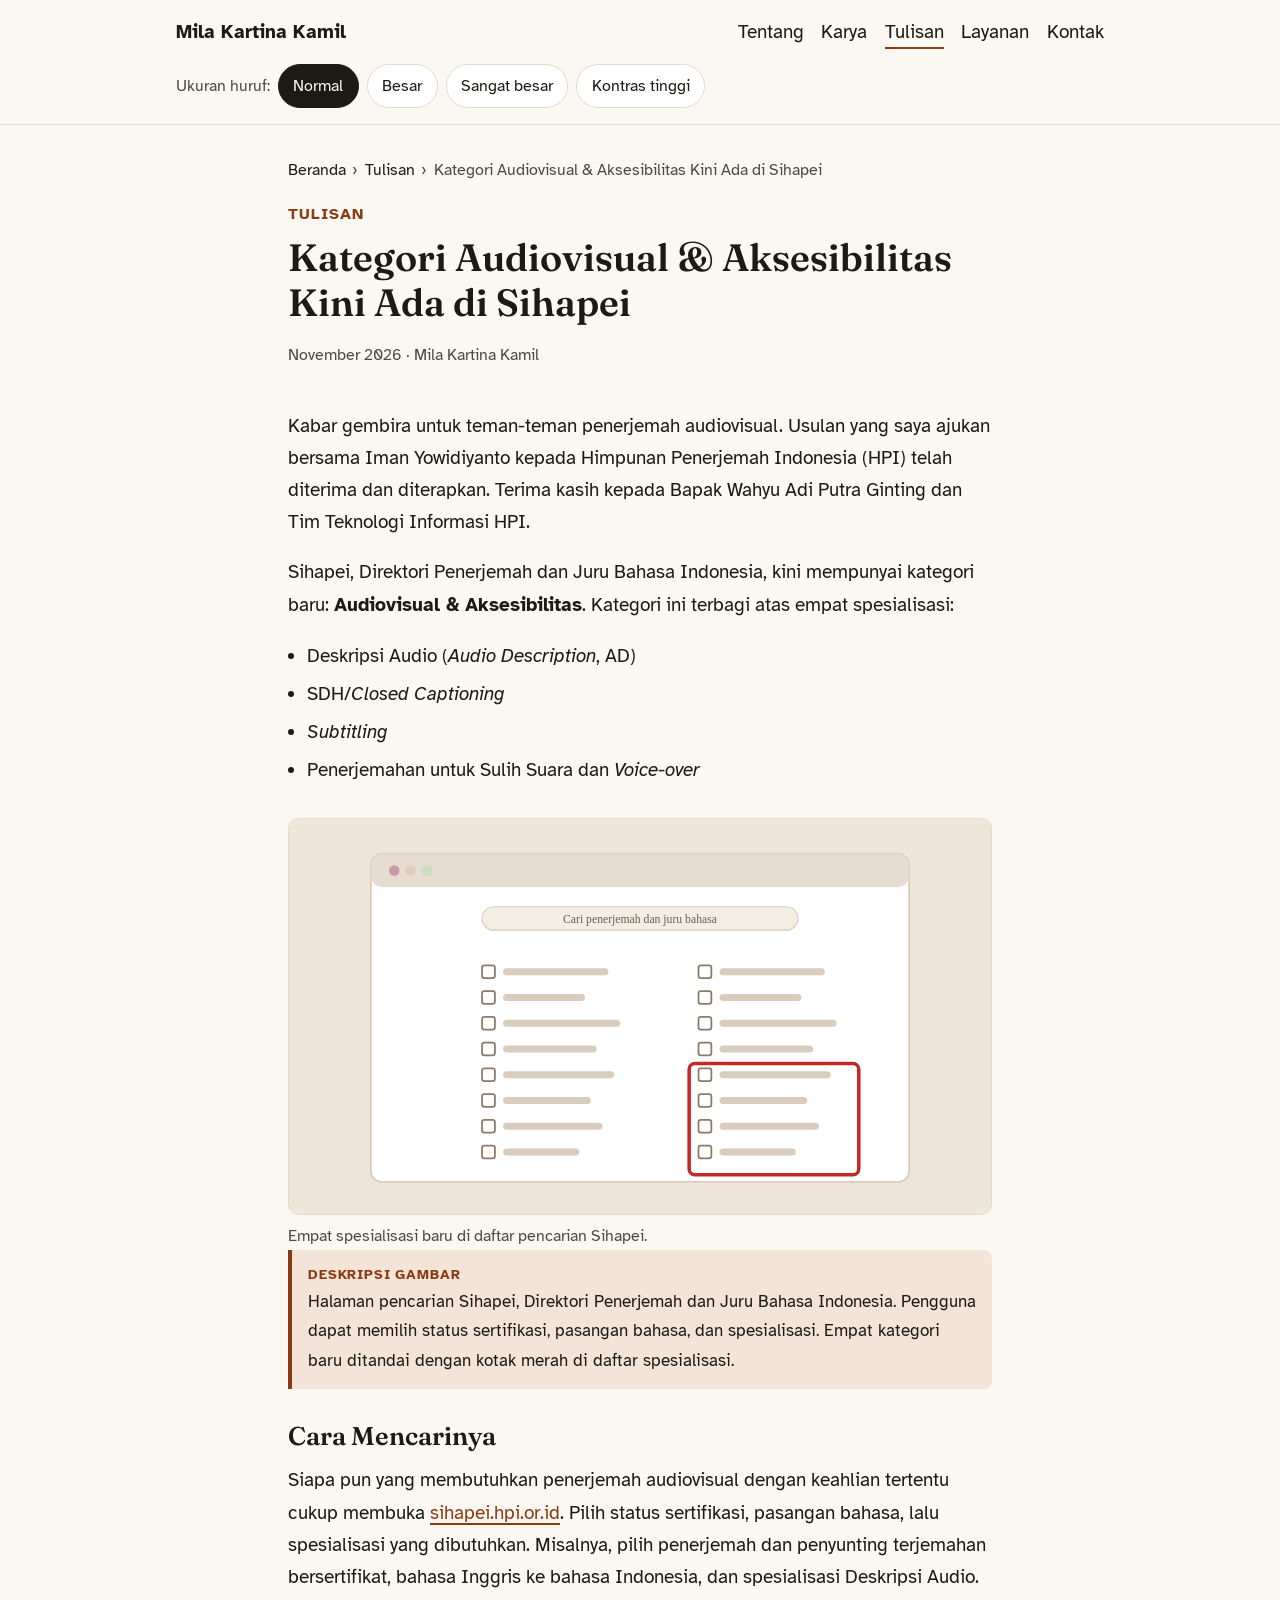
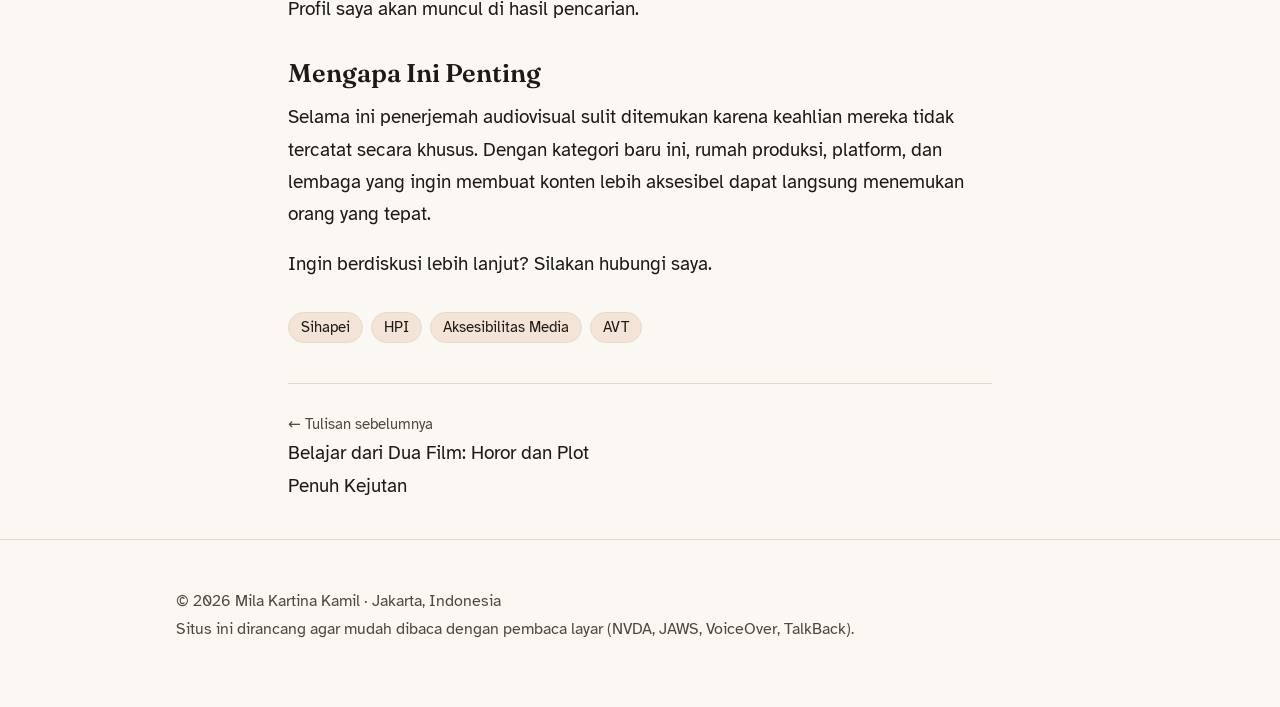
<file: tulisan/kategori-avt-sihapei.html>
<!doctype html>
<html lang="id">
<head>
<meta charset="utf-8">
<meta name="viewport" content="width=device-width, initial-scale=1">
<meta name="robots" content="noindex, nofollow">
<title>Kategori Audiovisual & Aksesibilitas Kini Ada di Sihapei – Mila Kartina Kamil</title>
<meta name="description" content="Usulan saya bersama Iman Yowidiyanto diterima oleh HPI. Direktori Sihapei kini mempunyai empat spesialisasi baru untuk penerjemahan audiovisual dan aksesibilitas media.">
<link rel="preconnect" href="https://fonts.googleapis.com">
<link rel="preconnect" href="https://fonts.gstatic.com" crossorigin>
<link href="https://fonts.googleapis.com/css2?family=Atkinson+Hyperlegible:ital,wght@0,400;0,700;1,400&family=Fraunces:opsz,wght@9..144,600&display=swap" rel="stylesheet">
<link rel="stylesheet" href="../style.css">
</head>
<body>
<a class="skip" href="#isi">Langsung ke isi utama</a>

<header class="site">
  <div class="wrap wide">
    <div class="topbar">
      <a class="brand" href="../">Mila Kartina Kamil</a>
      <nav aria-label="Menu utama">
        <ul><li><a href="../#tentang">Tentang</a></li><li><a href="../#karya">Karya</a></li><li><a href="../#tulisan" aria-current="page">Tulisan</a></li><li><a href="../#layanan">Layanan</a></li><li><a href="../#kontak">Kontak</a></li></ul>
      </nav>
    </div>
    <div class="tools" role="group" aria-label="Pengaturan tampilan">
      <span id="label-ukuran">Ukuran huruf:</span>
      <button type="button" data-size="0" aria-pressed="true" aria-describedby="label-ukuran">Normal</button>
      <button type="button" data-size="1" aria-pressed="false" aria-describedby="label-ukuran">Besar</button>
      <button type="button" data-size="2" aria-pressed="false" aria-describedby="label-ukuran">Sangat besar</button>
      <button type="button" id="kontras" aria-pressed="false">Kontras tinggi</button>
    </div>
  </div>
</header>

<main id="isi" tabindex="-1">
  <div class="wrap">
    <nav class="crumbs" aria-label="Lokasi Anda">
      <ol><li><a href="../index.html">Beranda</a></li><li><a href="index.html">Tulisan</a></li><li aria-current="page">Kategori Audiovisual &amp; Aksesibilitas Kini Ada di Sihapei</li></ol>
    </nav>
    <article class="full">
      <header>
        <p class="eyebrow">Tulisan</p>
        <h1>Kategori Audiovisual &amp; Aksesibilitas Kini Ada di Sihapei</h1>
        <p class="meta">November 2026 · Mila Kartina Kamil</p>
      </header>
      <div class="content">

<p>Kabar gembira untuk teman-teman penerjemah audiovisual. Usulan yang saya ajukan bersama Iman Yowidiyanto kepada Himpunan Penerjemah Indonesia (HPI) telah diterima dan diterapkan. Terima kasih kepada Bapak Wahyu Adi Putra Ginting dan Tim Teknologi Informasi HPI.</p>
<p>Sihapei, Direktori Penerjemah dan Juru Bahasa Indonesia, kini mempunyai kategori baru: <strong>Audiovisual &amp; Aksesibilitas</strong>. Kategori ini terbagi atas empat spesialisasi:</p>
<ul class="list">
  <li>Deskripsi Audio (<i>Audio Description</i>, AD)</li>
  <li>SDH/<i>Closed Captioning</i></li>
  <li><i>Subtitling</i></li>
  <li>Penerjemahan untuk Sulih Suara dan <i>Voice-over</i></li>
</ul>
<figure>
  <img src="../img/sihapei.svg" alt="Ilustrasi halaman pencarian Sihapei." width="1200" height="675">
  <figcaption>Empat spesialisasi baru di daftar pencarian Sihapei.</figcaption>
  <p class="desc"><b>Deskripsi gambar</b>Halaman pencarian Sihapei, Direktori Penerjemah dan Juru Bahasa Indonesia. Pengguna dapat memilih status sertifikasi, pasangan bahasa, dan spesialisasi. Empat kategori baru ditandai dengan kotak merah di daftar spesialisasi.</p>
</figure>
<h2>Cara Mencarinya</h2>
<p>Siapa pun yang membutuhkan penerjemah audiovisual dengan keahlian tertentu cukup membuka <a href="https://sihapei.hpi.or.id/">sihapei.hpi.or.id</a>. Pilih status sertifikasi, pasangan bahasa, lalu spesialisasi yang dibutuhkan. Misalnya, pilih penerjemah dan penyunting terjemahan bersertifikat, bahasa Inggris ke bahasa Indonesia, dan spesialisasi Deskripsi Audio. Profil saya akan muncul di hasil pencarian.</p>
<h2>Mengapa Ini Penting</h2>
<p>Selama ini penerjemah audiovisual sulit ditemukan karena keahlian mereka tidak tercatat secara khusus. Dengan kategori baru ini, rumah produksi, platform, dan lembaga yang ingin membuat konten lebih aksesibel dapat langsung menemukan orang yang tepat.</p>
<p>Ingin berdiskusi lebih lanjut? Silakan hubungi saya.</p>

      </div>
      <ul class="tags" aria-label="Topik"><li>Sihapei</li><li>HPI</li><li>Aksesibilitas Media</li><li>AVT</li></ul>
      <nav class="postnav" aria-label="Tulisan lain"><a href="ad-horor-dan-plot-kejutan.html"><span>← Tulisan sebelumnya</span>Belajar dari Dua Film: Horor dan Plot Penuh Kejutan</a></nav>
    </article>
  </div>
</main>

<footer>
  <div class="wrap wide">
    <p>© 2026 Mila Kartina Kamil · Jakarta, Indonesia<br>
    Situs ini dirancang agar mudah dibaca dengan pembaca layar (NVDA, JAWS, VoiceOver, TalkBack).</p>
  </div>
</footer>
<script src="../script.js"></script>
</body>
</html>
</file>
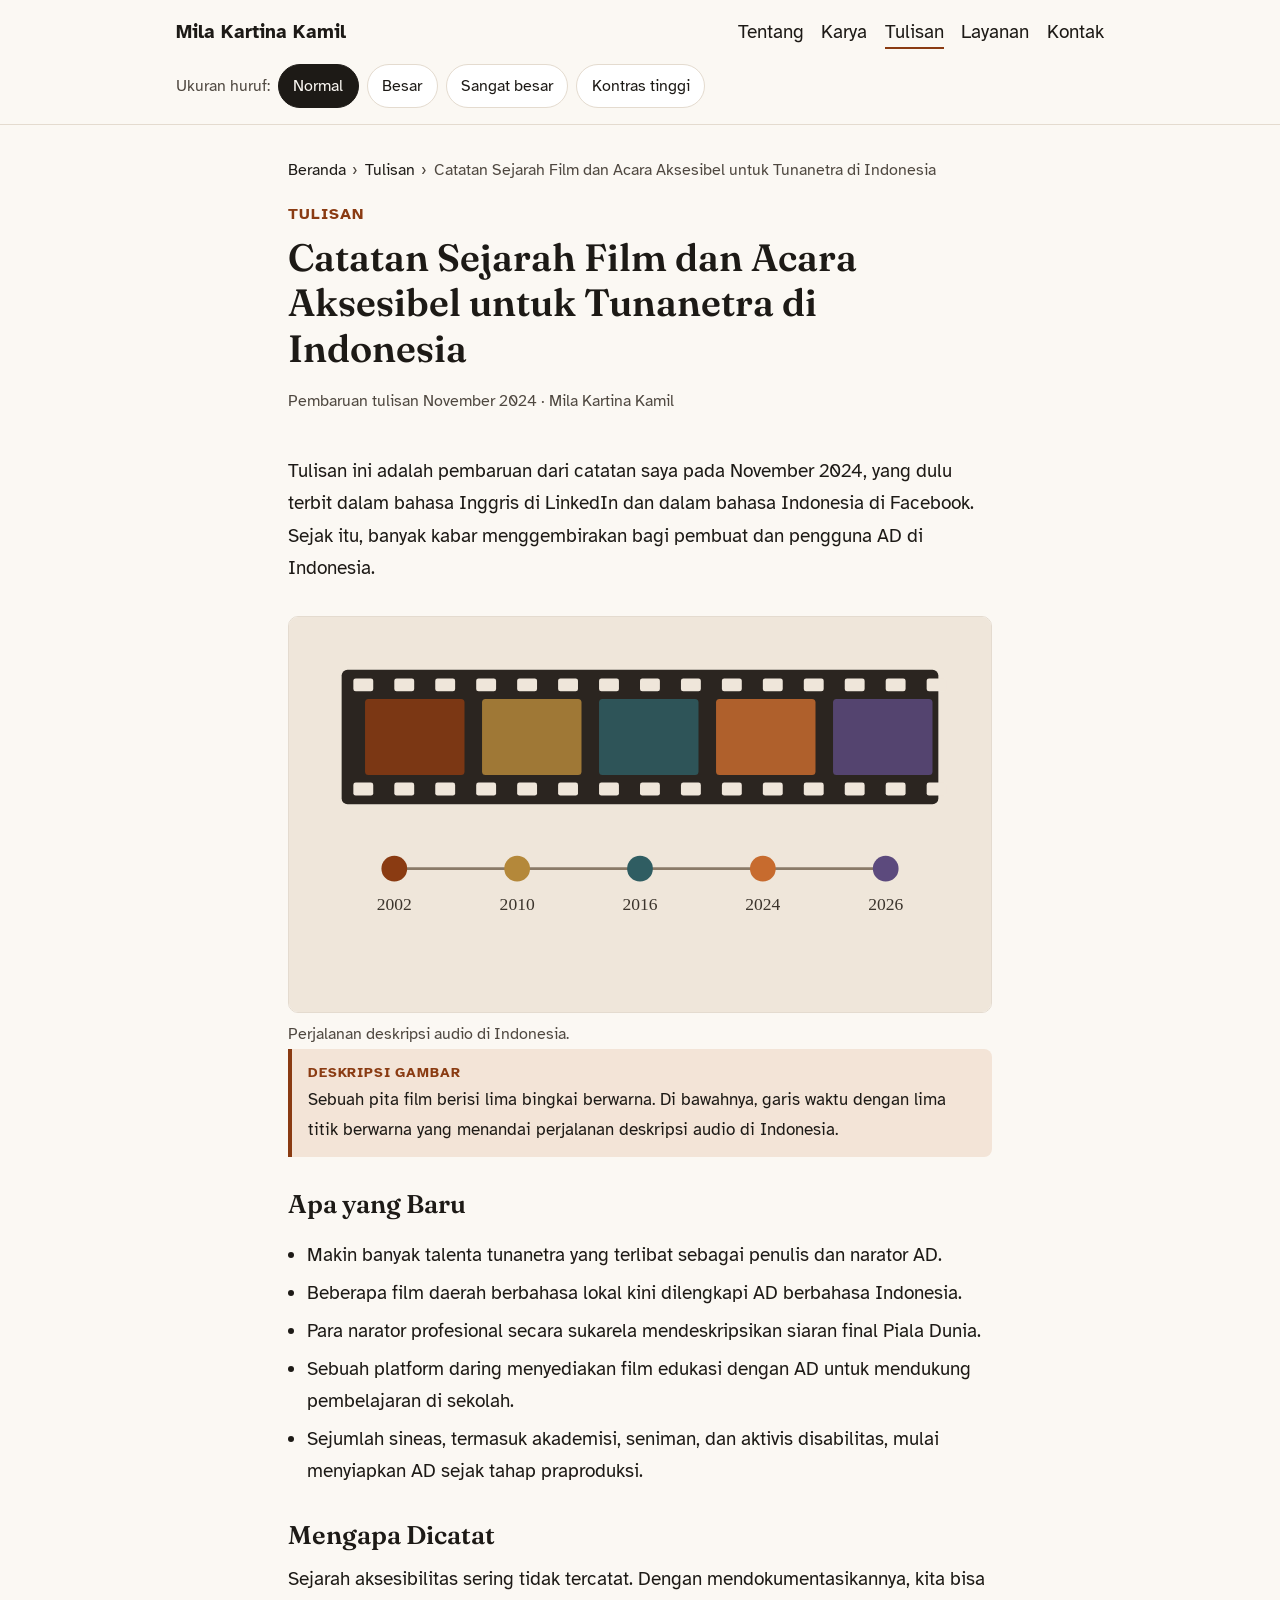
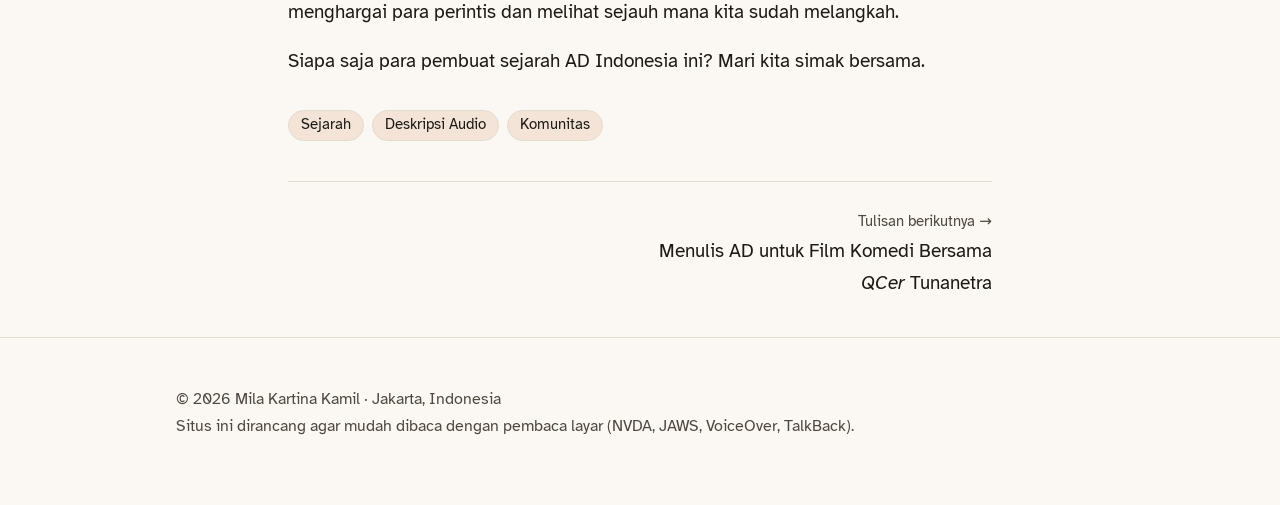
<file: tulisan/sejarah-film-aksesibel.html>
<!doctype html>
<html lang="id">
<head>
<meta charset="utf-8">
<meta name="viewport" content="width=device-width, initial-scale=1">
<meta name="robots" content="noindex, nofollow">
<title>Catatan Sejarah Film dan Acara Aksesibel untuk Tunanetra di Indonesia – Mila Kartina Kamil</title>
<meta name="description" content="Siapa saja pelopor AD di Indonesia? Tulisan ini mencatat perkembangan film dan acara yang dapat dinikmati penonton tunanetra.">
<link rel="preconnect" href="https://fonts.googleapis.com">
<link rel="preconnect" href="https://fonts.gstatic.com" crossorigin>
<link href="https://fonts.googleapis.com/css2?family=Atkinson+Hyperlegible:ital,wght@0,400;0,700;1,400&family=Fraunces:opsz,wght@9..144,600&display=swap" rel="stylesheet">
<link rel="stylesheet" href="../style.css">
</head>
<body>
<a class="skip" href="#isi">Langsung ke isi utama</a>

<header class="site">
  <div class="wrap wide">
    <div class="topbar">
      <a class="brand" href="../">Mila Kartina Kamil</a>
      <nav aria-label="Menu utama">
        <ul><li><a href="../#tentang">Tentang</a></li><li><a href="../#karya">Karya</a></li><li><a href="../#tulisan" aria-current="page">Tulisan</a></li><li><a href="../#layanan">Layanan</a></li><li><a href="../#kontak">Kontak</a></li></ul>
      </nav>
    </div>
    <div class="tools" role="group" aria-label="Pengaturan tampilan">
      <span id="label-ukuran">Ukuran huruf:</span>
      <button type="button" data-size="0" aria-pressed="true" aria-describedby="label-ukuran">Normal</button>
      <button type="button" data-size="1" aria-pressed="false" aria-describedby="label-ukuran">Besar</button>
      <button type="button" data-size="2" aria-pressed="false" aria-describedby="label-ukuran">Sangat besar</button>
      <button type="button" id="kontras" aria-pressed="false">Kontras tinggi</button>
    </div>
  </div>
</header>

<main id="isi" tabindex="-1">
  <div class="wrap">
    <nav class="crumbs" aria-label="Lokasi Anda">
      <ol><li><a href="../index.html">Beranda</a></li><li><a href="index.html">Tulisan</a></li><li aria-current="page">Catatan Sejarah Film dan Acara Aksesibel untuk Tunanetra di Indonesia</li></ol>
    </nav>
    <article class="full">
      <header>
        <p class="eyebrow">Tulisan</p>
        <h1>Catatan Sejarah Film dan Acara Aksesibel untuk Tunanetra di Indonesia</h1>
        <p class="meta">Pembaruan tulisan November 2024 · Mila Kartina Kamil</p>
      </header>
      <div class="content">

<p>Tulisan ini adalah pembaruan dari catatan saya pada November 2024, yang dulu terbit dalam bahasa Inggris di LinkedIn dan dalam bahasa Indonesia di Facebook. Sejak itu, banyak kabar menggembirakan bagi pembuat dan pengguna AD di Indonesia.</p>
<figure>
  <img src="../img/sejarah.svg" alt="Ilustrasi pita film dan garis waktu." width="1200" height="675">
  <figcaption>Perjalanan deskripsi audio di Indonesia.</figcaption>
  <p class="desc"><b>Deskripsi gambar</b>Sebuah pita film berisi lima bingkai berwarna. Di bawahnya, garis waktu dengan lima titik berwarna yang menandai perjalanan deskripsi audio di Indonesia.</p>
</figure>
<h2>Apa yang Baru</h2>
<ul class="list">
  <li>Makin banyak talenta tunanetra yang terlibat sebagai penulis dan narator AD.</li>
  <li>Beberapa film daerah berbahasa lokal kini dilengkapi AD berbahasa Indonesia.</li>
  <li>Para narator profesional secara sukarela mendeskripsikan siaran final Piala Dunia.</li>
  <li>Sebuah platform daring menyediakan film edukasi dengan AD untuk mendukung pembelajaran di sekolah.</li>
  <li>Sejumlah sineas, termasuk akademisi, seniman, dan aktivis disabilitas, mulai menyiapkan AD sejak tahap praproduksi.</li>
</ul>
<h2>Mengapa Dicatat</h2>
<p>Sejarah aksesibilitas sering tidak tercatat. Dengan mendokumentasikannya, kita bisa menghargai para perintis dan melihat sejauh mana kita sudah melangkah.</p>
<p>Siapa saja para pembuat sejarah AD Indonesia ini? Mari kita simak bersama.</p>

      </div>
      <ul class="tags" aria-label="Topik"><li>Sejarah</li><li>Deskripsi Audio</li><li>Komunitas</li></ul>
      <nav class="postnav" aria-label="Tulisan lain"><a class="next" href="ad-komedi-wild-sing.html"><span>Tulisan berikutnya →</span>Menulis AD untuk Film Komedi Bersama <i>QCer</i> Tunanetra</a></nav>
    </article>
  </div>
</main>

<footer>
  <div class="wrap wide">
    <p>© 2026 Mila Kartina Kamil · Jakarta, Indonesia<br>
    Situs ini dirancang agar mudah dibaca dengan pembaca layar (NVDA, JAWS, VoiceOver, TalkBack).</p>
  </div>
</footer>
<script src="../script.js"></script>
</body>
</html>
</file>
<file: style.css>
:root {
  --bg: #fbf8f3;
  --surface: #ffffff;
  --text: #1d1a16;
  --muted: #4f4840;
  --accent: #8a3b12;
  --accent-soft: #f3e4d7;
  --line: #e4dbcf;
  --focus: #0b57d0;
  --base: 1.1875rem;
}
@media (prefers-color-scheme: dark) {
  :root:not([data-theme="light"]) {
    --bg: #16130f; --surface: #1f1b16; --text: #f3ede4; --muted: #c9bfb2;
    --accent: #f0a874; --accent-soft: #3a2a1e; --line: #3a332b; --focus: #8ab4ff;
  }
}
:root[data-theme="dark"] {
  --bg: #16130f; --surface: #1f1b16; --text: #f3ede4; --muted: #c9bfb2;
  --accent: #f0a874; --accent-soft: #3a2a1e; --line: #3a332b; --focus: #8ab4ff;
}
:root[data-contrast="high"] {
  --bg: #000; --surface: #000; --text: #fff; --muted: #fff;
  --accent: #ffd23f; --accent-soft: #000; --line: #fff; --focus: #ffd23f;
}
:root[data-size="1"] { --base: 1.375rem; }
:root[data-size="2"] { --base: 1.625rem; }

* { box-sizing: border-box; }
html { font-size: 100%; }
body {
  margin: 0;
  background: var(--bg);
  color: var(--text);
  font-family: "Atkinson Hyperlegible", system-ui, sans-serif;
  font-size: var(--base);
  line-height: 1.7;
}
img { max-width: 100%; height: auto; display: block; }
a { color: var(--accent); text-underline-offset: 0.2em; text-decoration-thickness: 0.08em; }
a:hover { text-decoration-thickness: 0.15em; }
:focus-visible { outline: 3px solid var(--focus); outline-offset: 3px; border-radius: 4px; }

.skip {
  position: absolute; left: 1rem; top: -4rem; z-index: 10;
  background: var(--text); color: var(--bg); padding: 0.6rem 1rem; border-radius: 6px;
}
.skip:focus { top: 1rem; }

.wrap { max-width: 46rem; margin: 0 auto; padding: 0 16px; }
.wrap.wide { max-width: 60rem; }

header.site { border-bottom: 1px solid var(--line); }
.topbar {
  display: flex; flex-wrap: wrap; gap: 0.75rem 1.5rem;
  align-items: center; justify-content: space-between; padding: 1rem 0;
}
.brand { font-weight: 700; text-decoration: none; color: var(--text); }
nav ul { list-style: none; display: flex; flex-wrap: wrap; gap: 0.25rem 1.1rem; margin: 0; padding: 0; }
nav a { color: var(--text); text-decoration: none; padding: 0.2rem 0; border-bottom: 2px solid transparent; }
nav a:hover, nav a[aria-current="page"] { border-bottom-color: var(--accent); }

.tools {
  display: flex; flex-wrap: wrap; gap: 0.5rem; align-items: center;
  padding: 0 0 1rem; font-size: 0.85em; color: var(--muted);
}
.tools button {
  font: inherit; font-size: 1em; color: var(--text); background: var(--surface);
  border: 1.5px solid var(--line); border-radius: 999px; padding: 0.3rem 0.9rem;
  cursor: pointer; min-height: 44px;
}
.tools button[aria-pressed="true"] { background: var(--text); color: var(--bg); border-color: var(--text); }

.hero { padding: 3.5rem 0 2.5rem; }
.eyebrow { color: var(--accent); font-weight: 700; font-size: 0.85em; letter-spacing: 0.06em; text-transform: uppercase; margin: 0; }
h1, h2, h3 { font-family: "Fraunces", Georgia, serif; font-weight: 600; line-height: 1.2; }
h1 { font-size: 2.3em; margin: 0.4rem 0 1rem; }
h2 { font-size: 1.6em; margin: 0 0 1rem; }
h3 { font-size: 1.2em; margin: 0 0 0.4rem; }
.lead { font-size: 1.12em; color: var(--muted); margin: 0; }

section { padding: 2.5rem 0; border-top: 1px solid var(--line); }
.section-head { display: flex; flex-wrap: wrap; justify-content: space-between; align-items: baseline; gap: 0.5rem 1rem; margin-bottom: 1rem; }
.section-head h2 { margin: 0; }

.roles { list-style: none; padding: 0; margin: 1.5rem 0 0; display: flex; flex-wrap: wrap; gap: 0.5rem; }
.roles li { background: var(--accent-soft); border: 1px solid var(--line); border-radius: 999px; padding: 0.2rem 0.85rem; font-size: 0.85em; }

/* Kartu tulisan */
.post { background: var(--surface); border: 1px solid var(--line); border-radius: 12px; margin: 0 0 1.25rem; overflow: hidden; }
.post .thumb { aspect-ratio: 16 / 7; object-fit: cover; width: 100%; border-bottom: 1px solid var(--line); }
.post .body { padding: 1.3rem 1.5rem 1.4rem; }
.post h3 a { color: var(--text); text-decoration: none; }
.post h3 a:hover { text-decoration: underline; }
.post p { margin: 0.6rem 0 0; }
.meta, time { color: var(--muted); font-size: 0.85em; }
.more { display: inline-block; margin-top: 0.8rem; font-weight: 700; }
.all-link { font-weight: 700; white-space: nowrap; }

/* Karya */
.works { list-style: none; padding: 0; margin: 0; display: grid; gap: 1.25rem; grid-template-columns: repeat(auto-fill, minmax(15rem, 1fr)); }
.work { background: var(--surface); border: 1px solid var(--line); border-radius: 12px; overflow: hidden; display: flex; flex-direction: column; }
.work img { aspect-ratio: 3 / 2; object-fit: cover; width: 100%; border-bottom: 1px solid var(--line); }
.work .body { padding: 1rem 1.2rem 1.2rem; }
.work h3 { font-size: 1.1em; }
.work p { margin: 0.4rem 0 0; font-size: 0.92em; }
.tag { display: inline-block; font-size: 0.75em; font-weight: 700; letter-spacing: 0.05em; text-transform: uppercase; color: var(--accent); }
.filters { display: flex; flex-wrap: wrap; gap: 0.5rem; margin: 0 0 1.25rem; }
.filters button {
  font: inherit; font-size: 0.85em; color: var(--text); background: var(--surface);
  border: 1.5px solid var(--line); border-radius: 999px; padding: 0.3rem 0.9rem; cursor: pointer; min-height: 44px;
}
.filters button[aria-pressed="true"] { background: var(--accent); color: var(--bg); border-color: var(--accent); }

ul.list { padding-left: 1.2rem; }
ul.list li { margin: 0.35rem 0; }

/* Halaman artikel */
.crumbs { font-size: 0.85em; color: var(--muted); padding-top: 2rem; }
.crumbs ol { list-style: none; display: flex; flex-wrap: wrap; gap: 0.4rem; padding: 0; margin: 0; }
.crumbs li + li::before { content: "›"; margin-right: 0.4rem; }
article.full header { padding: 1rem 0 1.5rem; }
article.full h1 { font-size: 2em; }
article.full .content p { margin: 0 0 1.1rem; }
article.full .content h2 { font-size: 1.35em; margin: 2rem 0 0.8rem; }
figure { margin: 2rem 0; }
figure img { border-radius: 10px; border: 1px solid var(--line); width: 100%; }
figcaption { font-size: 0.85em; color: var(--muted); margin-top: 0.5rem; }
.desc {
  border-left: 4px solid var(--accent); background: var(--accent-soft);
  padding: 0.8rem 1rem; margin: 0.8rem 0 0; border-radius: 0 8px 8px 0; font-size: 0.92em;
}
.desc b { display: block; font-size: 0.8em; letter-spacing: 0.06em; text-transform: uppercase; color: var(--accent); }
blockquote { margin: 1.5rem 0; padding: 0.2rem 0 0.2rem 1.2rem; border-left: 3px solid var(--line); font-style: italic; color: var(--muted); }
.tags { list-style: none; padding: 0; margin: 2rem 0 0; display: flex; flex-wrap: wrap; gap: 0.5rem; }
.tags li { font-size: 0.8em; background: var(--accent-soft); border: 1px solid var(--line); border-radius: 999px; padding: 0.1rem 0.75rem; }
.postnav { display: grid; gap: 1rem; grid-template-columns: 1fr 1fr; margin: 2.5rem 0 0; padding-top: 1.5rem; border-top: 1px solid var(--line); }
.postnav a { text-decoration: none; display: block; }
.postnav span { display: block; font-size: 0.8em; color: var(--muted); }
.postnav .next { text-align: right; grid-column: 2; }
@media (max-width: 34rem) { .postnav { grid-template-columns: 1fr; } .postnav .next { grid-column: 1; text-align: left; } }

footer { border-top: 1px solid var(--line); padding: 2rem 0 3rem; margin-top: 2rem; color: var(--muted); font-size: 0.85em; }
.sr-only { position: absolute; width: 1px; height: 1px; padding: 0; margin: -1px; overflow: hidden; clip: rect(0 0 0 0); white-space: nowrap; border: 0; }
/* "hidden" harus menang atas display:flex pada kartu karya */
[hidden] { display: none !important; }
</file>
